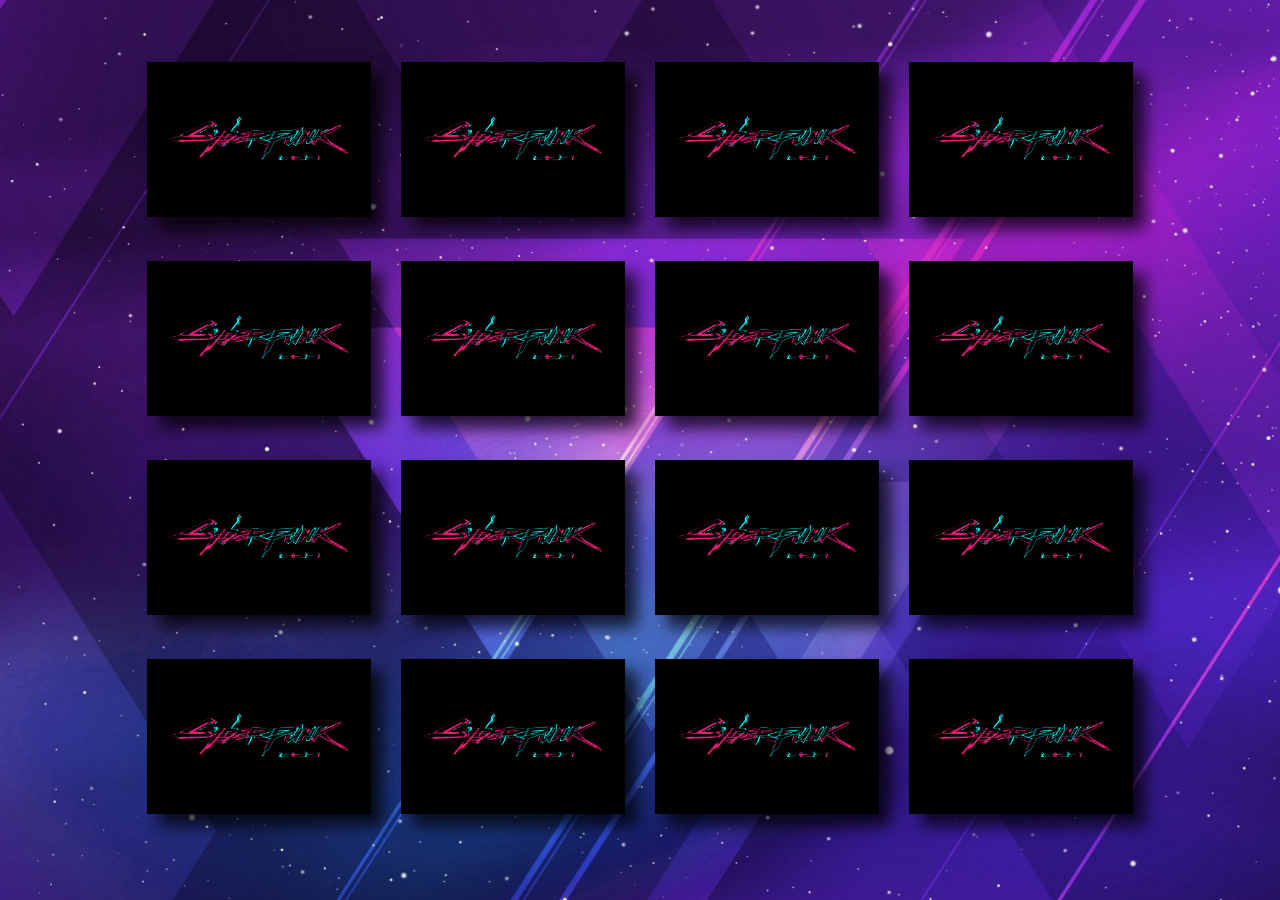
<file: Card Game (Java Script)/index.html>
<!DOCTYPE html>
<html lang="en">

<head>
  <meta charset="UTF-8">
  <meta http-equiv="X-UA-Compatible" content="IE=edge">
  <meta name="viewport" content="width=device-width, initial-scale=1.0">
  <title>Игра в пары</title>
  <link rel="stylesheet" href="style.css">

  <script defer src="main.js"></script>
</head>

<body>
  <div class="container">
    <ul class="list">
    </ul>
  </div>
</body>

</html>
</file>
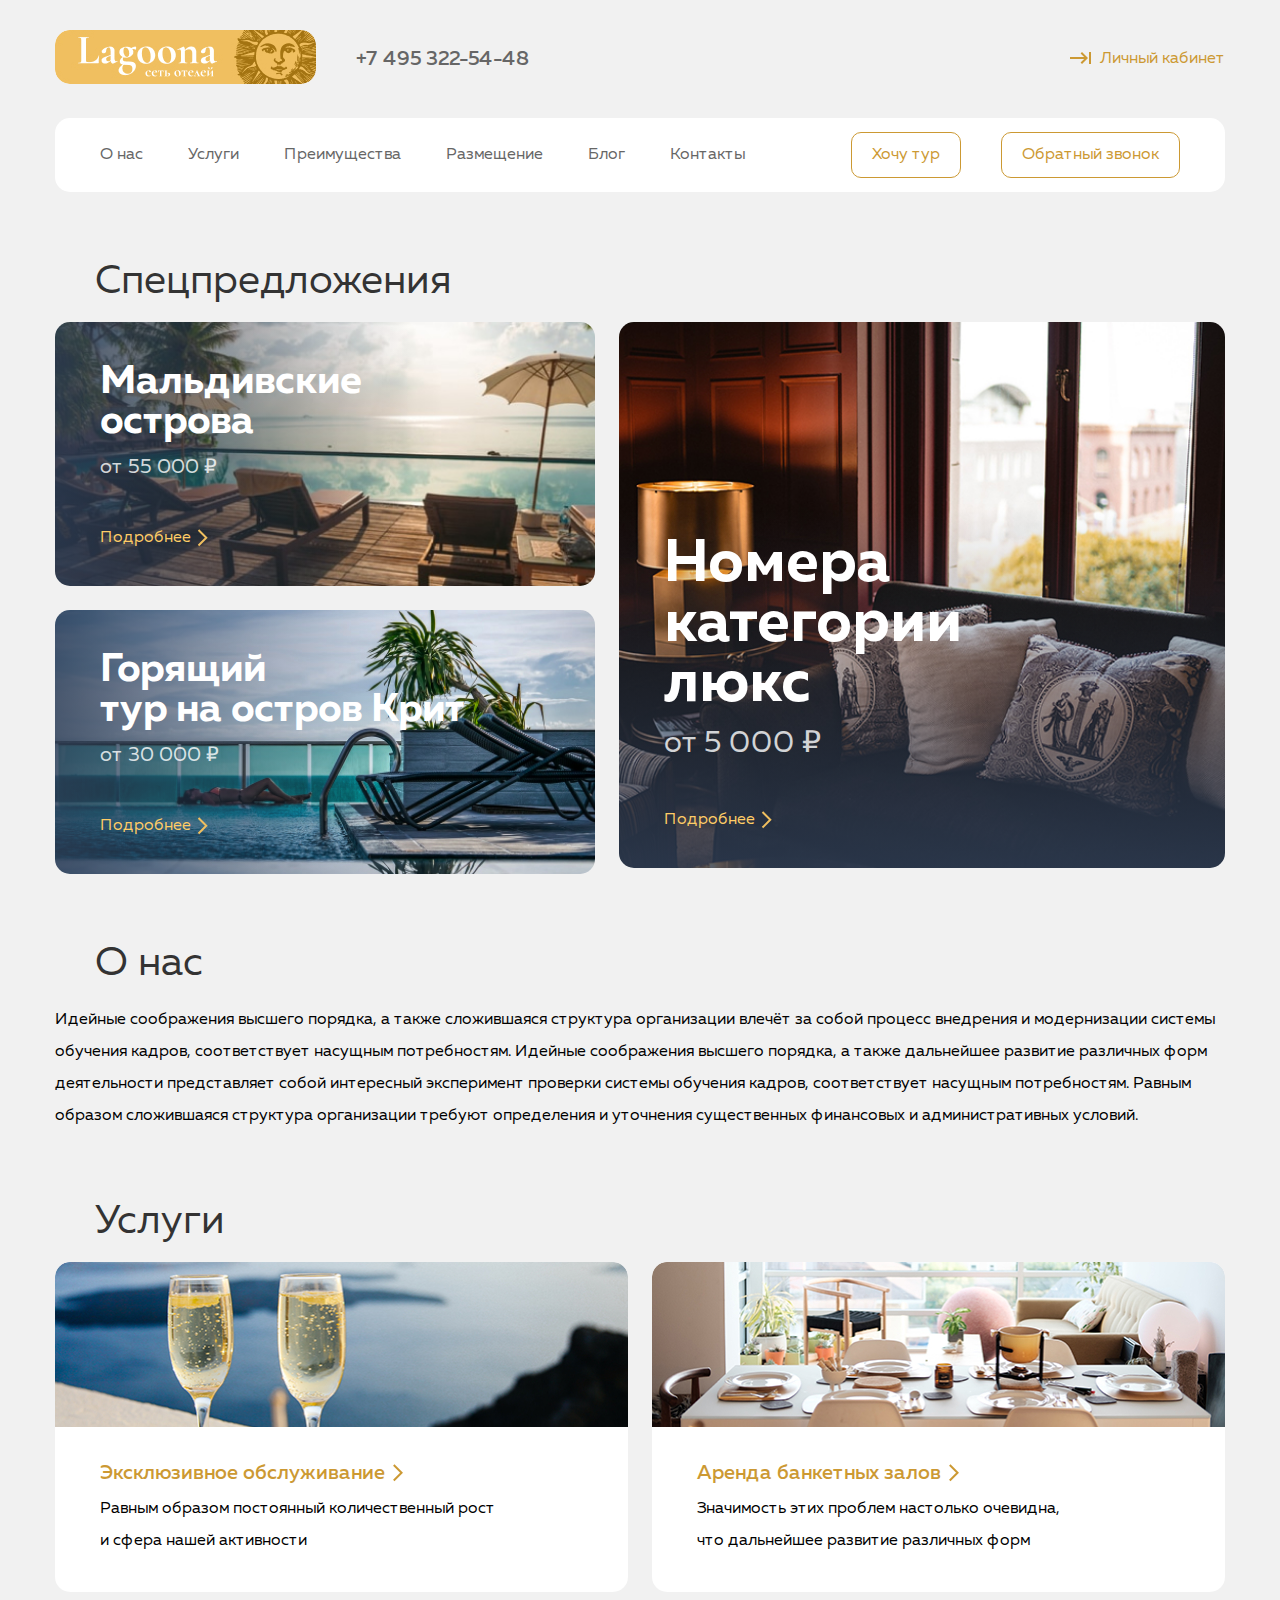
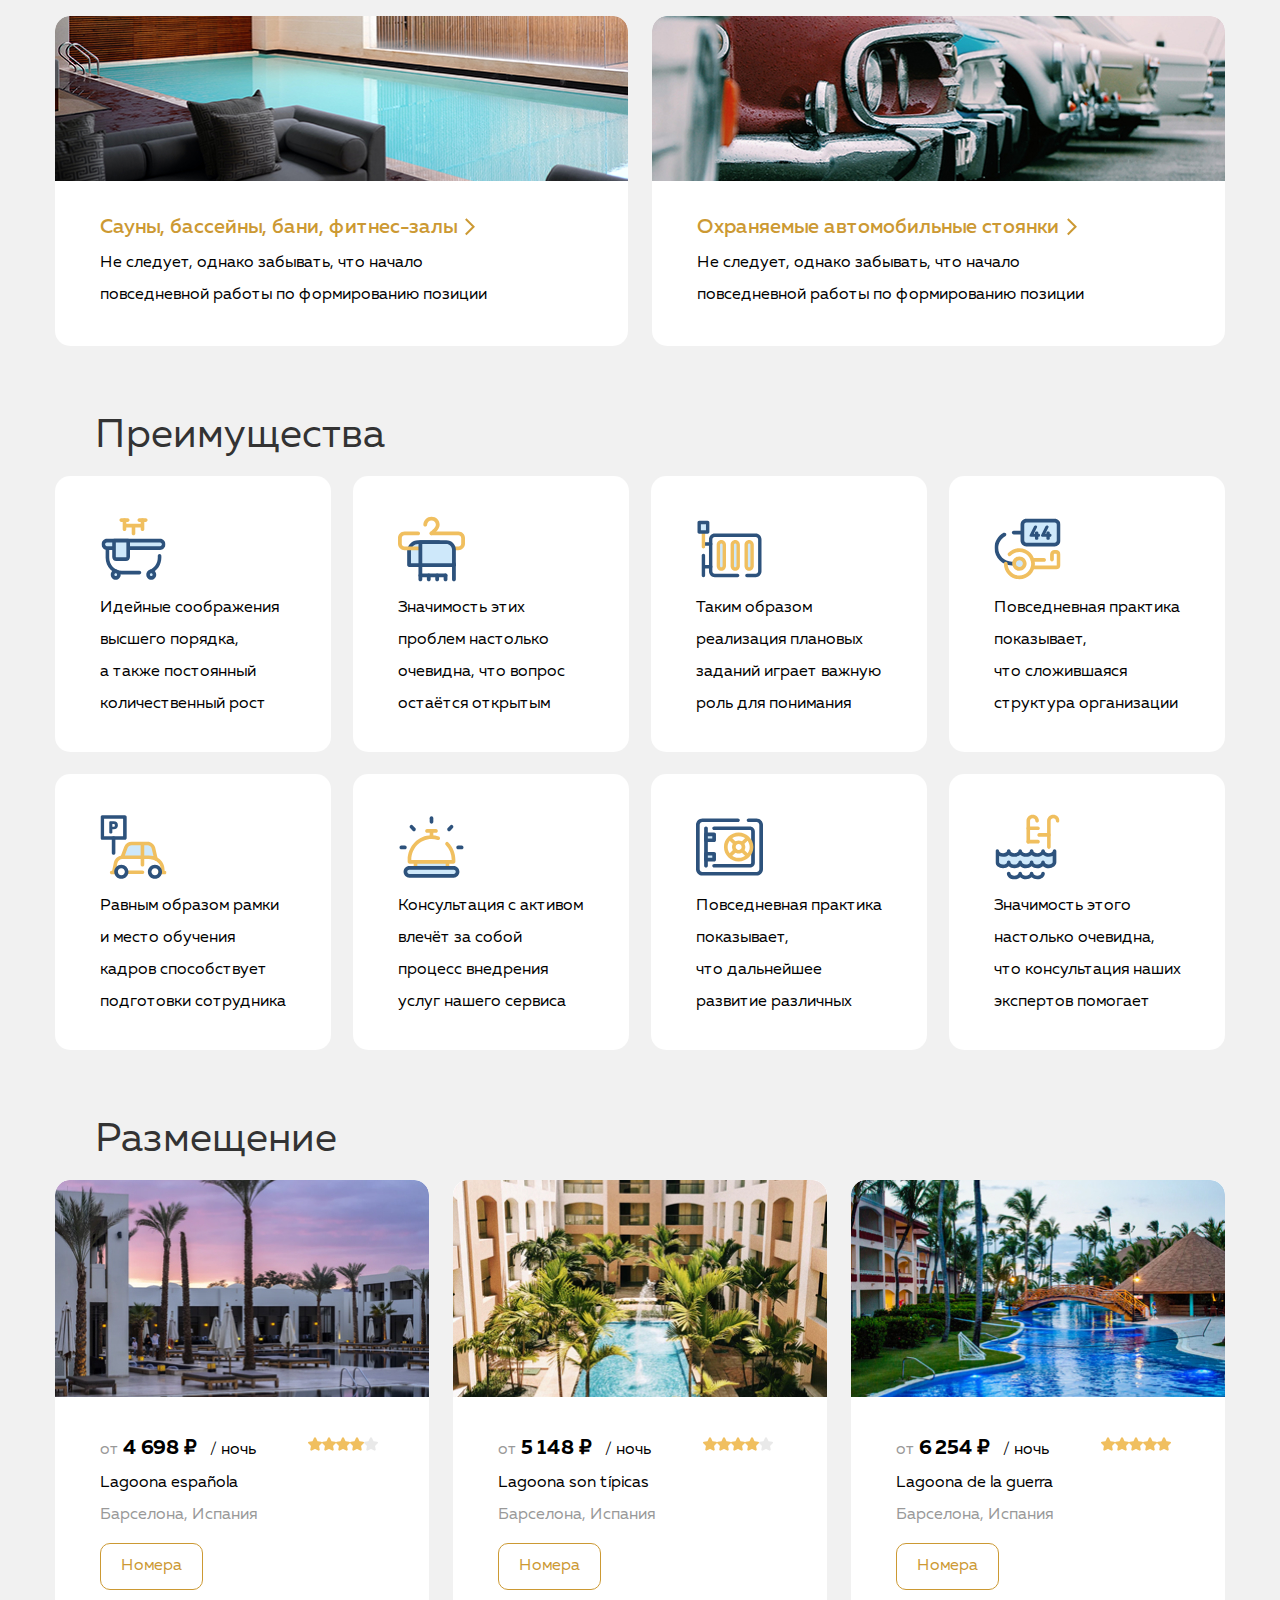
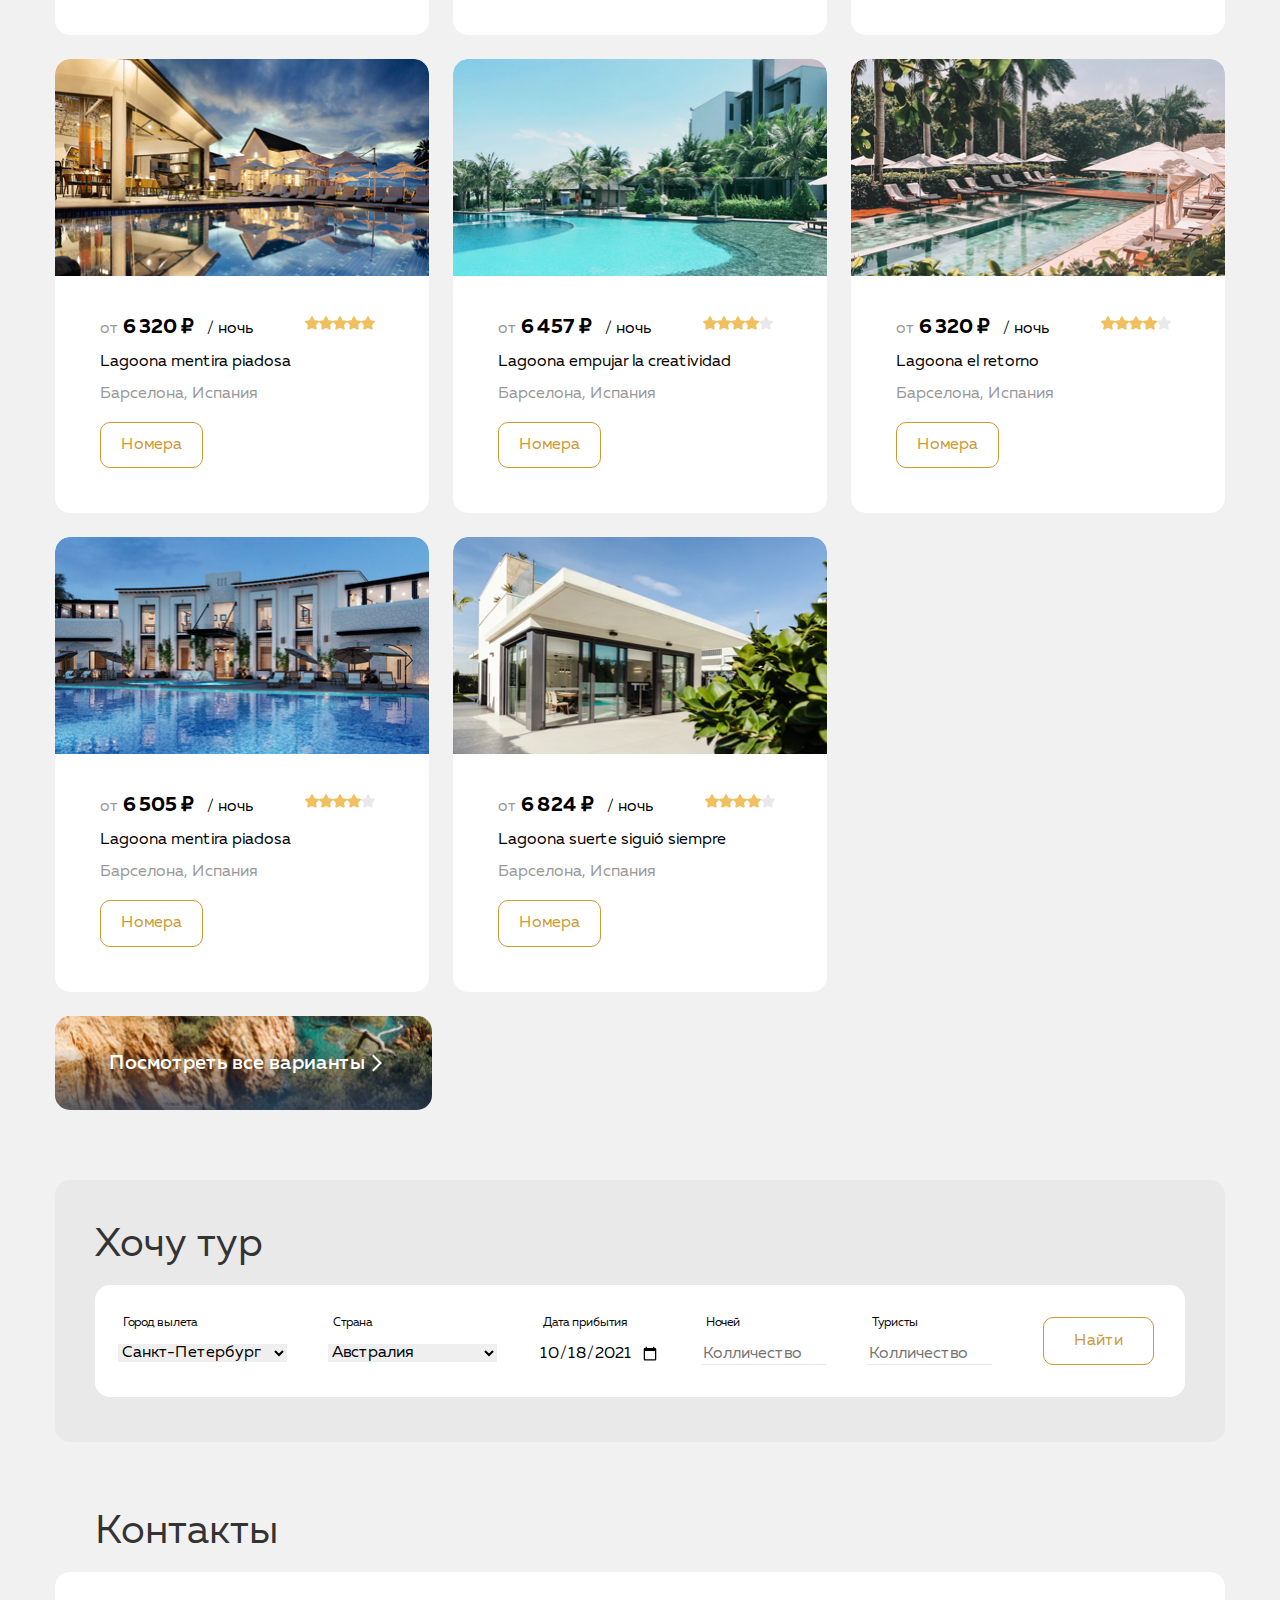
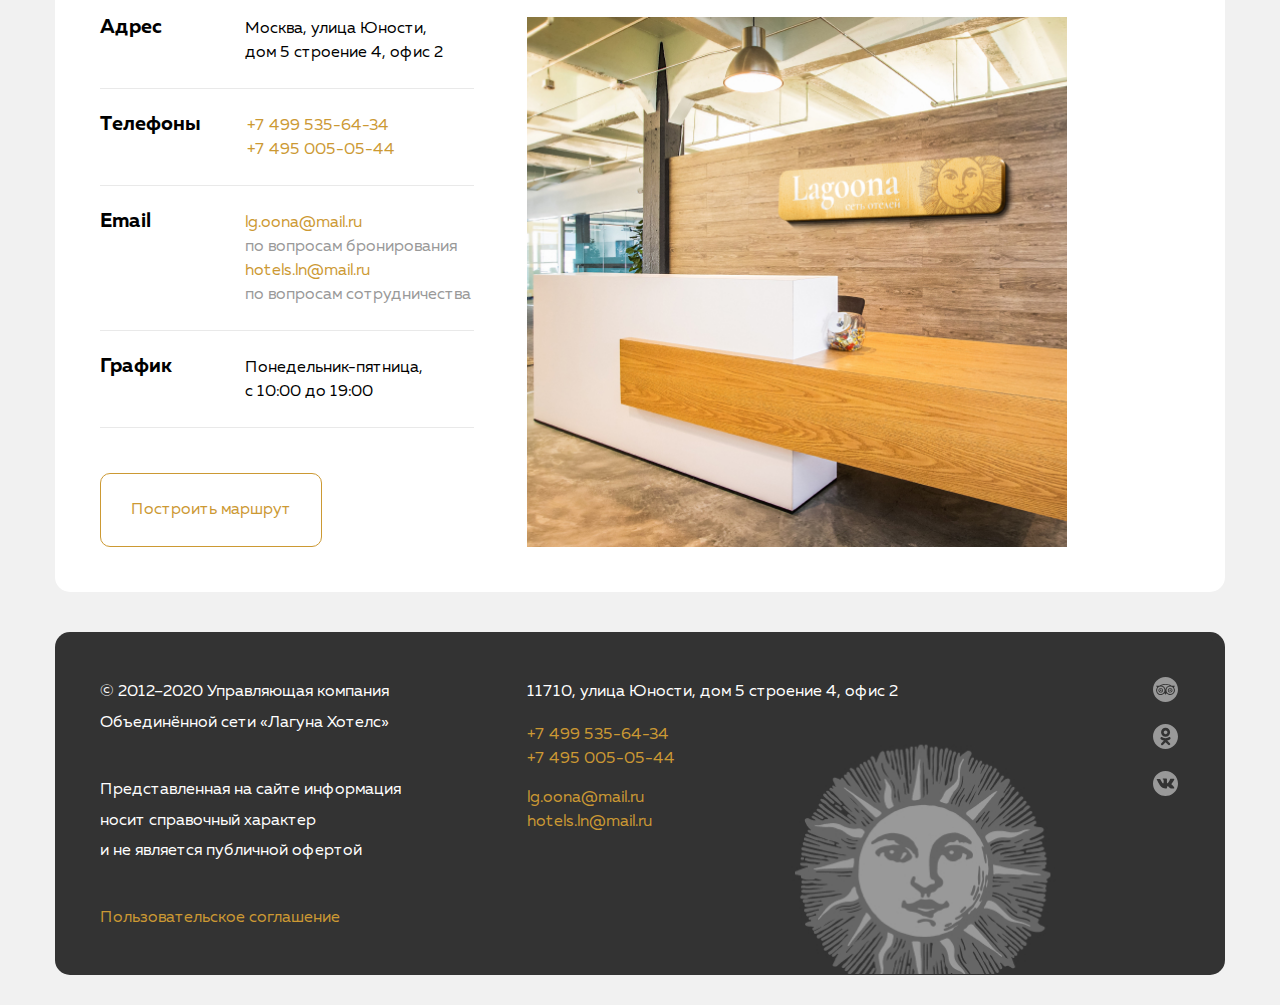
<file: Lagoona/index.html>
<!DOCTYPE html>
<html lang="ru">

<head>
  <meta charset="UTF-8">
  <meta http-equiv="X-UA-Compatible" content="IE=edge">
  <meta name="viewport" content="width=device-width, initial-scale=1.0">
  <title>Lagoona</title>
  <link rel="shortcut icon" type="image/ico" href="img/favicon.ico">
  <link rel="stylesheet" href="css/normalize.css">
  <link rel="stylesheet" href="css/style.css">
</head>

<body>
  <header class="header section-offset">
    <div class="container header-container">
      <div class="header-info">
        <a href="#" class="header-logo">
          <img src="img/logo.jpg" alt="logo" class="logo-img">
        </a>
        <a href="tel:+74953225448" class="header-telephone">+7 495 322-54-48</a>
        <a href="#" class="log-in">
          <svg class="log-in__arrow" width="21" height="12" viewBox="0 0 21 12" fill="none"
            xmlns="http://www.w3.org/2000/svg">
            <path d="M10.59 1.41L14.17 5H0V7H14.17L10.58 10.59L12 12L18 6L12 0L10.59 1.41ZM19 0V12H21V0H19Z" />
          </svg>
          <span>Личный кабинет</span>
        </a>
      </div>
      <nav class="header-nav">
        <ul class="header-list">
          <li class="header-items">
            <a href="#" class="header-link">О нас</a>
          </li>
          <li class="header-items">
            <a href="#" class="header-link">Услуги</a>
          </li>
          <li class="header-items">
            <a href="#" class="header-link">Преимущества</a>
          </li>
          <li class="header-items">
            <a href="#" class="header-link">Размещение</a>
          </li>
          <li class="header-items">
            <a href="#" class="header-link">Блог</a>
          </li>
          <li class="header-items">
            <a href="#" class="header-link">Контакты</a>
          </li>
        </ul>
        <div class="header-btns">
          <button class="btn header-btn">Хочу тур</button>
          <button class="btn header-btn">Обратный звонок</button>
        </div>
      </nav>
    </div>
  </header>
  <main class="main">
    <section class="offers section-offset">
      <div class="container">
        <h2 class="main-title">Спецпредложения</h2>
        <div class="offers-cards-cont">
          <div class="offers-cards">
            <article class="offers-card offers-card-1">
              <h3 class="card-title">Мальдивские острова</h3>
              <p class="card-price">от 55 000 ₽</p>
              <a href="#" class="more offers__more">
                <span class="more-item">Подробнее</span>
                <svg class="offer-more-arrow" width="11" height="18" viewBox="0 0 11 18" fill="none"
                  xmlns="http://www.w3.org/2000/svg">
                  <path d="M1.49998 1.00002L9.27815 8.7782L1.49998 16.5564" stroke="#F0BF5F" stroke-width="2" />
                </svg>
              </a>
            </article>
            <article class="offers-card offers-card-2">
              <h3 class="card-title">Горящий тур на остров Крит</h3>
              <p class="card-price">от 30 000 ₽</p>
              <a href="#" class="more offers__more">
                <span class="more-item">Подробнее</span>
                <svg class="offer-more-arrow" width="11" height="18" viewBox="0 0 11 18" fill="none"
                  xmlns="http://www.w3.org/2000/svg">
                  <path d="M1.49998 1.00002L9.27815 8.7782L1.49998 16.5564" stroke="#F0BF5F" stroke-width="2" />
                </svg>
              </a>
            </article>
          </div>
          <div class="offers-cards">
            <article class="offers-big-card">
              <h3 class="card-title big-card-title">Номера категории люкс</h3>
              <p class="card-price big-card-price">от 5 000 ₽</p>
              <a href="#" class="more offers__more">
                <span class="more-item">Подробнее</span>
                <svg class="offer-more-arrow" width="11" height="18" viewBox="0 0 11 18" fill="none"
                  xmlns="http://www.w3.org/2000/svg">
                  <path d="M1.49998 1.00002L9.27815 8.7782L1.49998 16.5564" stroke="#F0BF5F" stroke-width="2" />
                </svg>
              </a>
            </article>
          </div>
        </div>
      </div>
    </section>
    <section class="about-us section-offset">
      <div class="container">
        <h2 class="main-title">О нас</h2>
        <p class="about-us-content">
          Идейные соображения высшего порядка, а также сложившаяся структура организации влечёт за собой
          процесс внедрения и модернизации системы обучения кадров, соответствует насущным потребностям.
          Идейные соображения высшего порядка, а также дальнейшее развитие различных форм деятельности
          представляет собой интересный эксперимент проверки системы обучения кадров, соответствует насущным
          потребностям. Равным образом сложившаяся структура организации требуют определения и уточнения
          существенных финансовых
          и административных условий.
        </p>
      </div>
    </section>
    <section class="services section-offset">
      <div class="container services-container">
        <h2 class="main-title">Услуги</h2>
        <ul class="services-cards">
          <li class="services-card services-card-1">
            <h3 class="services-card-title">
              <a href="#" class="more services-more">
                <span class="more-item services__title">Эксклюзивное обслуживание</span>
                <svg class="services-more-arrow" width="10" height="18" viewBox="0 0 10 18" fill="none"
                  xmlns="http://www.w3.org/2000/svg">
                  <path d="M0.778175 1.00002L8.55635 8.7782L0.778175 16.5564" stroke-width="2" />
                </svg>
              </a>
            </h3>
            <p class="services-card-content">
              Равным образом постоянный количественный рост и сфера нашей активности
            </p>
          </li>
          <li class="services-card services-card-2">
            <h3 class="services-card-title">
              <a href="#" class="more services-more">
                <span class="more-item services__title">Аренда банкетных залов</span>
                <svg class="services-more-arrow" width="10" height="18" viewBox="0 0 10 18" fill="none"
                  xmlns="http://www.w3.org/2000/svg">
                  <path d="M0.778175 1.00002L8.55635 8.7782L0.778175 16.5564" stroke-width="2" />
                </svg>
              </a>
            </h3>
            <p class="services-card-content">
              Значимость этих проблем настолько очевидна, что дальнейшее развитие различных форм
            </p>
          </li>
          <li class="services-card services-card-3">
            <h3 class="services-card-title">
              <a href="#" class="more services-more">
                <span class="more-item services__title">Сауны, бассейны, бани, фитнес-залы</span>
                <svg class="services-more-arrow" width="10" height="18" viewBox="0 0 10 18" fill="none"
                  xmlns="http://www.w3.org/2000/svg">
                  <path d="M0.778175 1.00002L8.55635 8.7782L0.778175 16.5564" stroke-width="2" />
                </svg>
              </a>
            </h3>
            <p class="services-card-content">
              Не следует, однако забывать, что начало повседневной работы по формированию позиции
            </p>
          </li>
          <li class="services-card services-card-4">
            <h3 class="services-card-title">
              <a href="#" class="more services-more">
                <span class="more-item services__title">Охраняемые автомобильные стоянки</span>
                <svg class="services-more-arrow" width="10" height="18" viewBox="0 0 10 18" fill="none"
                  xmlns="http://www.w3.org/2000/svg">
                  <path d="M0.778175 1.00002L8.55635 8.7782L0.778175 16.5564" stroke-width="2" />
                </svg>
              </a>
            </h3>
            <p class="services-card-content">
              Не следует, однако забывать, что начало повседневной работы по формированию позиции
            </p>
          </li>
        </ul>
      </div>
    </section>
    <section class="advantages section-offset">
      <div class="container advantages-container">
        <h2 class="main-title">Преимущества</h2>
        <ul class="advantages-cards">
          <li class="advantages-card advantages-card-1">
            <p class="advantages-card-content">
              Идейные соображения высшего порядка,
              а также постоянный количественный рост
            </p>
          </li>
          <li class="advantages-card advantages-card-2">
            <p class="advantages-card-content">
              Значимость этих проблем настолько очевидна, что вопрос остаётся открытым
            </p>
          </li>
          <li class="advantages-card advantages-card-3">
            <p class="advantages-card-content">
              Таким образом реализация плановых заданий играет важную роль для понимания
            </p>
          </li>
          <li class="advantages-card advantages-card-4">
            <p class="advantages-card-content">
              Повседневная практика показывает, что сложившаяся структура организации
            </p>
          </li>
          <li class="advantages-card advantages-card-5">
            <p class="advantages-card-content">
              Равным образом рамки и место обучения кадров способствует подготовки сотрудника
            </p>
          </li>
          <li class="advantages-card advantages-card-6">
            <p class="advantages-card-content">
              Консультация с активом влечёт за собой процесс внедрения услуг нашего сервиса
            </p>
          </li>
          <li class="advantages-card advantages-card-7">
            <p class="advantages-card-content">
              Повседневная практика показывает, что дальнейшее развитие различных
            </p>
          </li>
          <li class="advantages-card advantages-card-8">
            <p class="advantages-card-content">
              Значимость этого настолько очевидна, что консультация наших экспертов помогает
            </p>
          </li>
        </ul>
      </div>
    </section>
    <section class="accommodation section-offset">
      <div class="container accommodation-container">
        <h2 class="main-title">Размещение</h2>
        <ul class="accommodation-cards">
          <li class="accommodation-card">
            <img src="img/hotel-1.jpg" alt="Lagoona española" class="accommodation-card-img">
            <article class="accommodation-card-info">
              <p class="accommotation-card-price">
                <span class="price"><span class="from">от</span> <strong class="price-number">4 698 ₽</strong> /
                  ночь</span>
                <span class="accommodation-card-estimate">
                  <img src="img/star.svg" alt="Оценка: 4 из 5" class="accommodation-star">
                  <img src="img/star.svg" alt="" class="accommodation-star">
                  <img src="img/star.svg" alt="" class="accommodation-star">
                  <img src="img/star.svg" alt="" class="accommodation-star">
                  <img src="img/empty-star.svg" alt="" class="accommodation-star">
                </span>
              </p>
              <h3 class="accommodation-card-content">Lagoona española</h3>
              <p class="accommodation-card-place">Барселона, Испания</p>
              <button class="btn accommodation-btn">Номера</button>
            </article>
          </li>
          <li class="accommodation-card">
            <img src="img/hotel-2.jpg" alt="Lagoona son típicas" class="accommodation-card-img">
            <article class="accommodation-card-info">
              <p class="accommotation-card-price">
                <span class="price"><span class="from">от</span> <strong class="price-number">5 148 ₽</strong> /
                  ночь</span>
                <span class="accommodation-card-estimate">
                  <img src="img/star.svg" alt="Оценка: 4 из 5" class="accommodation-star">
                  <img src="img/star.svg" alt="" class="accommodation-star">
                  <img src="img/star.svg" alt="" class="accommodation-star">
                  <img src="img/star.svg" alt="" class="accommodation-star">
                  <img src="img/empty-star.svg" alt="" class="accommodation-star">
                </span>
              </p>
              <h3 class="accommodation-card-content">Lagoona son típicas</h3>
              <p class="accommodation-card-place">Барселона, Испания</p>
              <button class="btn accommodation-btn">Номера</button>
            </article>
          </li>
          <li class="accommodation-card">
            <img src="img/hotel-3.jpg" alt="Lagoona de la guerra" class="accommodation-card-img">
            <article class="accommodation-card-info">
              <p class="accommotation-card-price">
                <span class="price"><span class="from">от</span> <strong class="price-number">6 254 ₽</strong> /
                  ночь</span>
                <span class="accommodation-card-estimate">
                  <img src="img/star.svg" alt="Оценка: 5 из 5" class="accommodation-star">
                  <img src="img/star.svg" alt="" class="accommodation-star">
                  <img src="img/star.svg" alt="" class="accommodation-star">
                  <img src="img/star.svg" alt="" class="accommodation-star">
                  <img src="img/star.svg" alt="" class="accommodation-star">
                </span>
              </p>
              <h3 class="accommodation-card-content">Lagoona de la guerra</h3>
              <p class="accommodation-card-place">Барселона, Испания</p>
              <button class="btn accommodation-btn">Номера</button>
            </article>
          </li>
          <li class="accommodation-card">
            <img src="img/hotel-4.jpg" alt="Lagoona mentira piadosa" class="accommodation-card-img">
            <article class="accommodation-card-info">
              <p class="accommotation-card-price">
                <span class="price"><span class="from">от</span> <strong class="price-number">6 320 ₽</strong> /
                  ночь</span>
                <span class="accommodation-card-estimate">
                  <img src="img/star.svg" alt="Оценка: 5 из 5" class="accommodation-star">
                  <img src="img/star.svg" alt="" class="accommodation-star">
                  <img src="img/star.svg" alt="" class="accommodation-star">
                  <img src="img/star.svg" alt="" class="accommodation-star">
                  <img src="img/star.svg" alt="" class="accommodation-star">
                </span>
              </p>
              <h3 class="accommodation-card-content">Lagoona mentira piadosa</h3>
              <p class="accommodation-card-place">Барселона, Испания</p>
              <button class="btn accommodation-btn">Номера</button>
            </article>
          </li>
          <li class="accommodation-card">
            <img src="img/hotel-5.jpg" alt="Lagoona empujar la creatividad" class="accommodation-card-img">
            <article class="accommodation-card-info">
              <p class="accommotation-card-price">
                <span class="price"><span class="from">от</span> <strong class="price-number">6 457 ₽</strong> /
                  ночь</span>
                <span class="accommodation-card-estimate">
                  <img src="img/star.svg" alt="Оценка: 4 из 5" class="accommodation-star">
                  <img src="img/star.svg" alt="" class="accommodation-star">
                  <img src="img/star.svg" alt="" class="accommodation-star">
                  <img src="img/star.svg" alt="" class="accommodation-star">
                  <img src="img/empty-star.svg" alt="" class="accommodation-star">
                </span>
              </p>
              <h3 class="accommodation-card-content">Lagoona empujar la creatividad</h3>
              <p class="accommodation-card-place">Барселона, Испания</p>
              <button class="btn accommodation-btn">Номера</button>
            </article>
          </li>
          <li class="accommodation-card">
            <img src="img/hotel-6.jpg" alt="Lagoona el retorno" class="accommodation-card-img">
            <article class="accommodation-card-info">
              <p class="accommotation-card-price">
                <span class="price"><span class="from">от</span> <strong class="price-number">6 320 ₽</strong> /
                  ночь</span>
                <span class="accommodation-card-estimate">
                  <img src="img/star.svg" alt="Оценка: 4 из 5" class="accommodation-star">
                  <img src="img/star.svg" alt="" class="accommodation-star">
                  <img src="img/star.svg" alt="" class="accommodation-star">
                  <img src="img/star.svg" alt="" class="accommodation-star">
                  <img src="img/empty-star.svg" alt="" class="accommodation-star">
                </span>
              </p>
              <h3 class="accommodation-card-content">Lagoona el retorno</h3>
              <p class="accommodation-card-place">Барселона, Испания</p>
              <button class="btn accommodation-btn">Номера</button>
            </article>
          </li>
          <li class="accommodation-card">
            <img src="img/hotel-7.jpg" alt="Lagoona mentira piadosa" class="accommodation-card-img">
            <article class="accommodation-card-info">
              <p class="accommotation-card-price">
                <span class="price"><span class="from">от</span> <strong class="price-number">6 505 ₽</strong> /
                  ночь</span>
                <span class="accommodation-card-estimate">
                  <img src="img/star.svg" alt="Оценка: 4 из 5" class="accommodation-star">
                  <img src="img/star.svg" alt="" class="accommodation-star">
                  <img src="img/star.svg" alt="" class="accommodation-star">
                  <img src="img/star.svg" alt="" class="accommodation-star">
                  <img src="img/empty-star.svg" alt="" class="accommodation-star">
                </span>
              </p>
              <h3 class="accommodation-card-content">Lagoona mentira piadosa</h3>
              <p class="accommodation-card-place">Барселона, Испания</p>
              <button class="btn accommodation-btn">Номера</button>
            </article>
          </li>
          <li class="accommodation-card">
            <img src="img/hotel-8.jpg" alt="Lagoona suerte siguió siempre" class="accommodation-card-img">
            <article class="accommodation-card-info">
              <p class="accommotation-card-price">
                <span class="price"><span class="from">от</span> <strong class="price-number">6 824 ₽</strong> /
                  ночь</span>
                <span class="accommodation-card-estimate">
                  <img src="img/star.svg" alt="Оценка: 4 из 5" class="accommodation-star">
                  <img src="img/star.svg" alt="" class="accommodation-star">
                  <img src="img/star.svg" alt="" class="accommodation-star">
                  <img src="img/star.svg" alt="" class="accommodation-star">
                  <img src="img/empty-star.svg" alt="" class="accommodation-star">
                </span>
              </p>
              <h3 class="accommodation-card-content">Lagoona suerte siguió siempre</h3>
              <p class="accommodation-card-place">Барселона, Испания</p>
              <button class="btn accommodation-btn">Номера</button>
            </article>
          </li>
          <li class="accommodation-card accommodation-card-more">
            <a href="#" class="more accommodation-more">
              <span class="more-item more-item-white">Посмотреть все варианты</span>
              <svg class="accommodation-more-arrow" width="10" height="18" viewBox="0 0 10 18" fill="none"
                xmlns="http://www.w3.org/2000/svg">
                <path d="M0.778175 1.22183L8.55635 9L0.778175 16.7782" stroke-width="2" />
              </svg>
            </a>
          </li>
        </ul>
      </div>
    </section>
    <section class="find-tour section-offset">
      <div class="container">
        <div class="find-tour-wrapper">
          <h2 class="main-title find-tour-main-title">Хочу тур</h2>
          <form action="https://jsonplaceholder.typicode.com/posts" method="POST" class="find-tour-form">
            <ul class="find-tour-list">
              <li class="find-tour-item">
                <h3 class="find-tour-info">Город вылета</h3>
                <select class="find-tour-select" name="city">
                  <option value="Санкт-Петербург">Санкт-Петербург</option>
                </select>
              </li>
              <li class="find-tour-item">
                <h3 class="find-tour-info">Страна</h3>
                <select class="find-tour-select" name="country">
                  <option value="Австралия">Австралия</option>
                </select>
              </li>
              <li class="find-tour-item">
                <h3 class="find-tour-info">Дата прибытия</h3>
                <input type="date" name="date" class="find-tour-input" value="2021-10-18">
              </li>
              <li class="find-tour-item">
                <h4 class="find-tour-info">Ночей</h4>
                <input type="number" name="num-of-nights" min="1" class="find-tour-input find-tour-num"
                  placeholder="Колличество">
              </li>
              <li class="find-tour-item">
                <h3 class="find-tour-info">Туристы</h3>
                <input type="number" name="num-of-tourists" min="1" class="find-tour-input find-tour-num"
                  placeholder="Колличество" required>
              </li>
            </ul>
            <button class="btn find-tour-btn">Найти</button>
          </form>
        </div>
      </div>
    </section>
    <section class="contacts">
      <div class="container">
        <h2 class="main-title">Контакты</h2>
        <div class="contacts-wrapper">
          <div class="contacts-left">
            <address class="contacts-address">
              <ul class="contacts-list">
                <li class="contacts-item">
                  <h3 class="contacts-address-title">Адрес</h3>
                  <p class="contacts-address-info">Москва, улица Юности, дом 5 строение 4, офис 2</p>
                </li>
                <li class="contacts-item">
                  <h3 class="contacts-address-title">Телефоны</h3>
                  <div class="contacts-tel-email">
                    <a href="tel:+74995356434" class="contacts-tel-link">+7 499 535-64-34</a>
                    <a href="tel:+74950050544" class="contacts-tel-link">+7 495 005-05-44</a>
                  </div>
                </li>
                <li class="contacts-item">
                  <h3 class="contacts-address-title">Email</h3>
                  <div class="contacts-tel-email">
                    <a href="email:lg.oona@mail.ru" class="contacts-email-link">lg.oona@mail.ru</a>
                    <span class="contacts-address-email-info">по вопросам бронирования</span>
                    <a href="email:hotels.ln@mail.ru" class="contacts-email-link">hotels.ln@mail.ru</a>
                    <span class="contacts-address-email-info">по вопросам сотрудничества</span>
                  </div>
                </li>
                <li class="contacts-item">
                  <h3 class="contacts-address-title">График</h3>
                  <p class="contacts-address-info">Понедельник-пятница, с 10:00 до 19:00</p>
                </li>
              </ul>
              <button class="btn contacts-btn">Построить маршрут</button>
            </address>
          </div>
          <div class="contacts-right">
          </div>
        </div>
      </div>
    </section>
  </main>
  <footer class="footer">
    <div class="container">
      <div class="footer-wrapper">
        <div class="footer-info">
          <p class="footer-content footer-copy">
            &copy; 2012–2020 Управляющая компания Объединённой сети «Лагуна Хотелс»
          </p>
          <p class="footer-content footer-caution">
            Представленная на сайте информация носит справочный характер и не является
            публичной офертой
          </p>
          <a href="#" class="footer-link">Пользовательское соглашение</a>
        </div>
        <address class="footer-address">
          <ul class="footer-list">
            <li class="footer-item footer-content">11710, улица Юности, дом 5 строение 4, офис 2</li>
            <li class="footer-item">
              <div class="contacts-tel-email footer-contacts-tel-email">
                <a href="tel:+74995356434" class="contacts-tel-link">+7 499 535-64-34</a>
                <a href="tel:+74950050544" class="contacts-tel-link">+7 495 005-05-44</a>
              </div>
            </li>
            <li class="footer-item">
              <div class="contacts-tel-email footer-contacts-tel-email">
                <a href="email:lg.oona@mail.ru" class="contacts-email-link">lg.oona@mail.ru</a>
                <a href="email:hotels.ln@mail.ru" class="contacts-email-link">hotels.ln@mail.ru</a>
              </div>
            </li>
          </ul>
        </address>
        <div class="social-media">
          <a href="#" class="social-media-link social-media-visor">
            <svg class="social__media-fill" width="25" height="25" viewBox="0 0 25 25" fill="none"
              xmlns="http://www.w3.org/2000/svg">
              <path
                d="M17.1779 11.7844C16.3343 11.7844 15.6441 12.449 15.6441 13.2926C15.6441 14.1362 16.3343 14.8263 17.1523 14.8263C17.9959 14.8263 18.6605 14.1362 18.6605 13.3182C18.6861 12.449 18.0214 11.7844 17.1779 11.7844ZM17.1779 14.0595C16.7433 14.0595 16.411 13.7272 16.411 13.2926C16.411 12.858 16.7433 12.5257 17.1779 12.5257C17.6124 12.5257 17.9447 12.8836 17.9447 13.2926C17.9447 13.7272 17.5869 14.0595 17.1779 14.0595Z" />
              <path
                d="M7.7965 9.58598C5.77707 9.56042 4.01327 11.2475 4.06439 13.3948C4.08996 15.3886 5.75151 17.1013 7.84762 17.0757C9.89261 17.0502 11.5542 15.3886 11.5542 13.3436C11.5542 11.2731 9.89261 9.58598 7.7965 9.58598ZM7.84762 15.6187C6.49282 15.6698 5.39364 14.5962 5.39364 13.2925C5.39364 11.9633 6.49282 10.9408 7.71981 10.9663C8.99793 10.9663 10.046 11.9888 10.046 13.2925C10.0715 14.5962 9.04905 15.5676 7.84762 15.6187Z" />
              <path
                d="M12.5 0C5.59815 0 0 5.59815 0 12.5C0 19.4018 5.59815 25 12.5 25C19.4018 25 25 19.4018 25 12.5C25 5.59815 19.4018 0 12.5 0ZM19.683 17.3568C18.9161 17.8425 18.0726 18.0726 17.1779 18.0726C16.7945 18.0726 16.411 18.0215 16.0532 17.9192C15.1585 17.6891 14.3916 17.229 13.7525 16.5644C13.6759 16.4877 13.5992 16.3855 13.4969 16.2832C13.1646 16.7945 12.8323 17.2801 12.5 17.7914C12.1677 17.2801 11.8354 16.7945 11.5031 16.3088C11.4775 16.3088 11.4775 16.3343 11.4775 16.3343L11.4519 16.3599C10.6851 17.2801 9.71369 17.817 8.53782 18.0215C7.8732 18.1237 7.23414 18.0981 6.59509 17.9192C5.7004 17.6636 4.93353 17.2035 4.29447 16.4877C3.68098 15.7975 3.3231 15.0051 3.16973 14.0849C3.01636 13.2413 3.19529 12.4233 3.24642 12.2188C3.39979 11.6309 3.62985 11.1196 3.98773 10.6339C4.01329 10.6084 4.01329 10.5317 4.01329 10.5061C3.88548 9.99488 3.62985 9.53475 3.34867 9.07463C3.27198 8.97238 3.19529 8.87013 3.11861 8.74232V8.71676C3.14417 8.71676 3.14417 8.71676 3.16973 8.71676C4.11554 8.71676 5.06134 8.71676 6.00715 8.71676C6.05828 8.71676 6.08384 8.6912 6.13496 8.66564C6.79958 8.23108 7.51533 7.89876 8.25664 7.64314C8.79345 7.4642 9.33026 7.31083 9.89263 7.20858C10.4294 7.10633 10.9662 7.02964 11.5286 7.00408C12.8579 6.90183 13.9315 7.02964 14.6472 7.13189C15.184 7.20858 15.6953 7.33639 16.2065 7.48977C17.1012 7.77095 17.9192 8.15439 18.7116 8.64007C18.7628 8.66564 18.8394 8.6912 18.9161 8.6912C19.8364 8.6912 20.7566 8.6912 21.6769 8.6912C21.7536 8.6912 21.8302 8.6912 21.9069 8.6912C21.9069 8.71676 21.9069 8.71676 21.9069 8.71676C21.8558 8.79345 21.8302 8.84457 21.7791 8.92126C21.4724 9.40694 21.1912 9.89263 21.0378 10.455C21.0122 10.5061 21.0122 10.5572 21.0634 10.6339C21.8814 11.8098 22.137 13.1135 21.8047 14.5194C21.4468 15.7208 20.7566 16.6667 19.683 17.3568Z" />
              <path
                d="M7.71982 11.7844C6.90182 11.7844 6.21164 12.4746 6.21164 13.2926C6.21164 14.1362 6.90182 14.8008 7.74538 14.8008C8.56338 14.8008 9.25356 14.1106 9.25356 13.267C9.25356 12.449 8.58894 11.7844 7.71982 11.7844ZM7.74538 14.085C7.31082 14.085 6.95295 13.7527 6.95295 13.2926C6.95295 12.858 7.28526 12.5257 7.71982 12.5257C8.15438 12.5257 8.48669 12.858 8.51225 13.2926C8.53781 13.7272 8.17994 14.0595 7.74538 14.085Z" />
              <path
                d="M17.1012 9.61152C15.0562 9.66264 13.4458 11.2986 13.4202 13.3436C13.4202 15.4142 15.1073 17.1268 17.1779 17.1013C19.2484 17.1013 20.9356 15.4397 20.9356 13.3436C20.9356 11.1964 19.1718 9.56039 17.1012 9.61152ZM17.2801 15.6187C15.9253 15.6698 14.8517 14.5962 14.8517 13.2925C14.8517 11.9633 15.9509 10.9408 17.1779 10.9663C18.456 10.9663 19.5041 11.9888 19.5041 13.2925C19.5041 14.5706 18.4816 15.5675 17.2801 15.6187Z" />
              <path
                d="M13.9826 9.86723C14.8006 9.10035 15.7975 8.71692 16.9223 8.61467C15.593 8.02674 14.1871 7.77111 12.73 7.74555C11.094 7.71999 9.48361 7.95005 7.97543 8.58911C9.12574 8.6658 10.1227 9.04923 10.9662 9.8161C11.8098 10.583 12.2955 11.5543 12.4744 12.6791C12.6789 11.5799 13.1646 10.6341 13.9826 9.86723Z" />
            </svg>
          </a>
          <a href="#" class="social-media-link social-media-odn">
            <svg class="social__media-fill" width="25" height="25" viewBox="0 0 25 25" fill="none"
              xmlns="http://www.w3.org/2000/svg">
              <path
                d="M10.7106 8.32552C10.7106 9.35607 11.546 10.1916 12.5766 10.1916C13.6071 10.1916 14.4426 9.35607 14.4426 8.32552C14.4426 7.29496 13.6071 6.4595 12.5766 6.4595C11.546 6.4595 10.7106 7.29496 10.7106 8.32552Z" />
              <path fill-rule="evenodd" clip-rule="evenodd"
                d="M12.5 25C19.4036 25 25 19.4036 25 12.5C25 5.59644 19.4036 0 12.5 0C5.59644 0 0 5.59644 0 12.5C0 19.4036 5.59644 25 12.5 25ZM8.06251 8.32546C8.06251 5.83243 10.0835 3.81137 12.5766 3.81137C15.0697 3.81137 17.0907 5.83243 17.0907 8.32546C17.0907 10.8185 15.0697 12.8397 12.5766 12.8397C10.0835 12.8397 8.06251 10.8185 8.06251 8.32546ZM17.1176 15.1617C17.0604 15.2076 15.9774 16.0634 14.1702 16.4316L16.8981 19.1351C17.3778 19.6141 17.3784 20.3912 16.8994 20.8709C16.4205 21.3506 15.6435 21.3514 15.1636 20.8723L12.5153 18.2933L10.1099 20.8557C9.86912 21.1055 9.54789 21.2311 9.22631 21.2311C8.91959 21.2311 8.61261 21.117 8.37443 20.8873C7.88644 20.4168 7.8723 19.6398 8.34283 19.1518L10.932 16.4459C9.07424 16.0864 7.94659 15.2083 7.88852 15.1617C7.3597 14.7376 7.27476 13.9651 7.69885 13.4362C8.12288 12.9074 8.8953 12.8225 9.42424 13.2465C9.4354 13.2556 10.6149 14.1416 12.5153 14.1429C14.4157 14.1416 15.5707 13.2556 15.5819 13.2465C16.1109 12.8225 16.8833 12.9074 17.3073 13.4362C17.7314 13.9651 17.6464 14.7376 17.1176 15.1617Z" />
            </svg>
          </a>
          <a href="#" class="social-media-link social-media-vk">
            <svg class="social__media-fill" width="25" height="25" viewBox="0 0 25 25" fill="none"
              xmlns="http://www.w3.org/2000/svg">
              <path
                d="M12.5 0C5.59815 0 0 5.59815 0 12.5C0 19.4018 5.59815 25 12.5 25C19.4018 25 25 19.4018 25 12.5C25 5.59815 19.4018 0 12.5 0ZM18.8394 13.8548C19.4274 14.4172 20.0409 14.954 20.5521 15.593C20.7822 15.8742 21.0122 16.1554 21.1656 16.4877C21.3957 16.9478 21.1912 17.4591 20.7822 17.4846H18.226C17.5613 17.5358 17.0501 17.2801 16.59 16.82C16.2321 16.4622 15.8998 16.0787 15.5675 15.6953C15.4397 15.5419 15.2863 15.3885 15.1073 15.2863C14.7495 15.0562 14.4427 15.1329 14.2638 15.4908C14.0593 15.8742 14.0082 16.2832 13.9826 16.6922C13.957 17.3057 13.7781 17.4591 13.1646 17.4846C11.8609 17.5358 10.6339 17.3568 9.50919 16.6922C8.51226 16.1043 7.71983 15.3118 7.05521 14.3916C5.72597 12.6022 4.72903 10.6339 3.80879 8.61451C3.60429 8.15439 3.75767 7.92433 4.26891 7.89876C5.11247 7.8732 5.93046 7.8732 6.77402 7.89876C7.10633 7.89876 7.33639 8.10326 7.46421 8.41001C7.92433 9.50919 8.46114 10.5828 9.15132 11.5542C9.33026 11.8098 9.53475 12.0654 9.79038 12.2699C10.0971 12.4744 10.3016 12.3977 10.455 12.0654C10.5317 11.8609 10.5828 11.6309 10.6084 11.4008C10.6851 10.6339 10.6851 9.86707 10.5572 9.10019C10.4806 8.58895 10.2249 8.2822 9.73925 8.17995C9.48363 8.12883 9.53476 8.05214 9.637 7.89876C9.8415 7.6687 10.046 7.51533 10.4294 7.51533H13.318C13.7781 7.61758 13.8804 7.79652 13.9315 8.25664V11.4775C13.9315 11.6564 14.0082 12.1932 14.3405 12.2955C14.5961 12.3722 14.775 12.1677 14.9284 12.0143C15.6186 11.273 16.1043 10.4039 16.5644 9.50919C16.7689 9.10019 16.9223 8.6912 17.1012 8.2822C17.229 7.97545 17.408 7.82208 17.7658 7.82208H20.5521C20.6288 7.82208 20.7055 7.82208 20.8078 7.84764C21.2679 7.92433 21.3957 8.12883 21.2679 8.58895C21.0378 9.30469 20.6033 9.91819 20.1687 10.5061C19.7086 11.1452 19.1973 11.7587 18.7372 12.4233C18.2771 13.0368 18.3026 13.3435 18.8394 13.8548Z" />
            </svg>
          </a>
        </div>
      </div>
    </div>
  </footer>
</body>

</html>
</file>
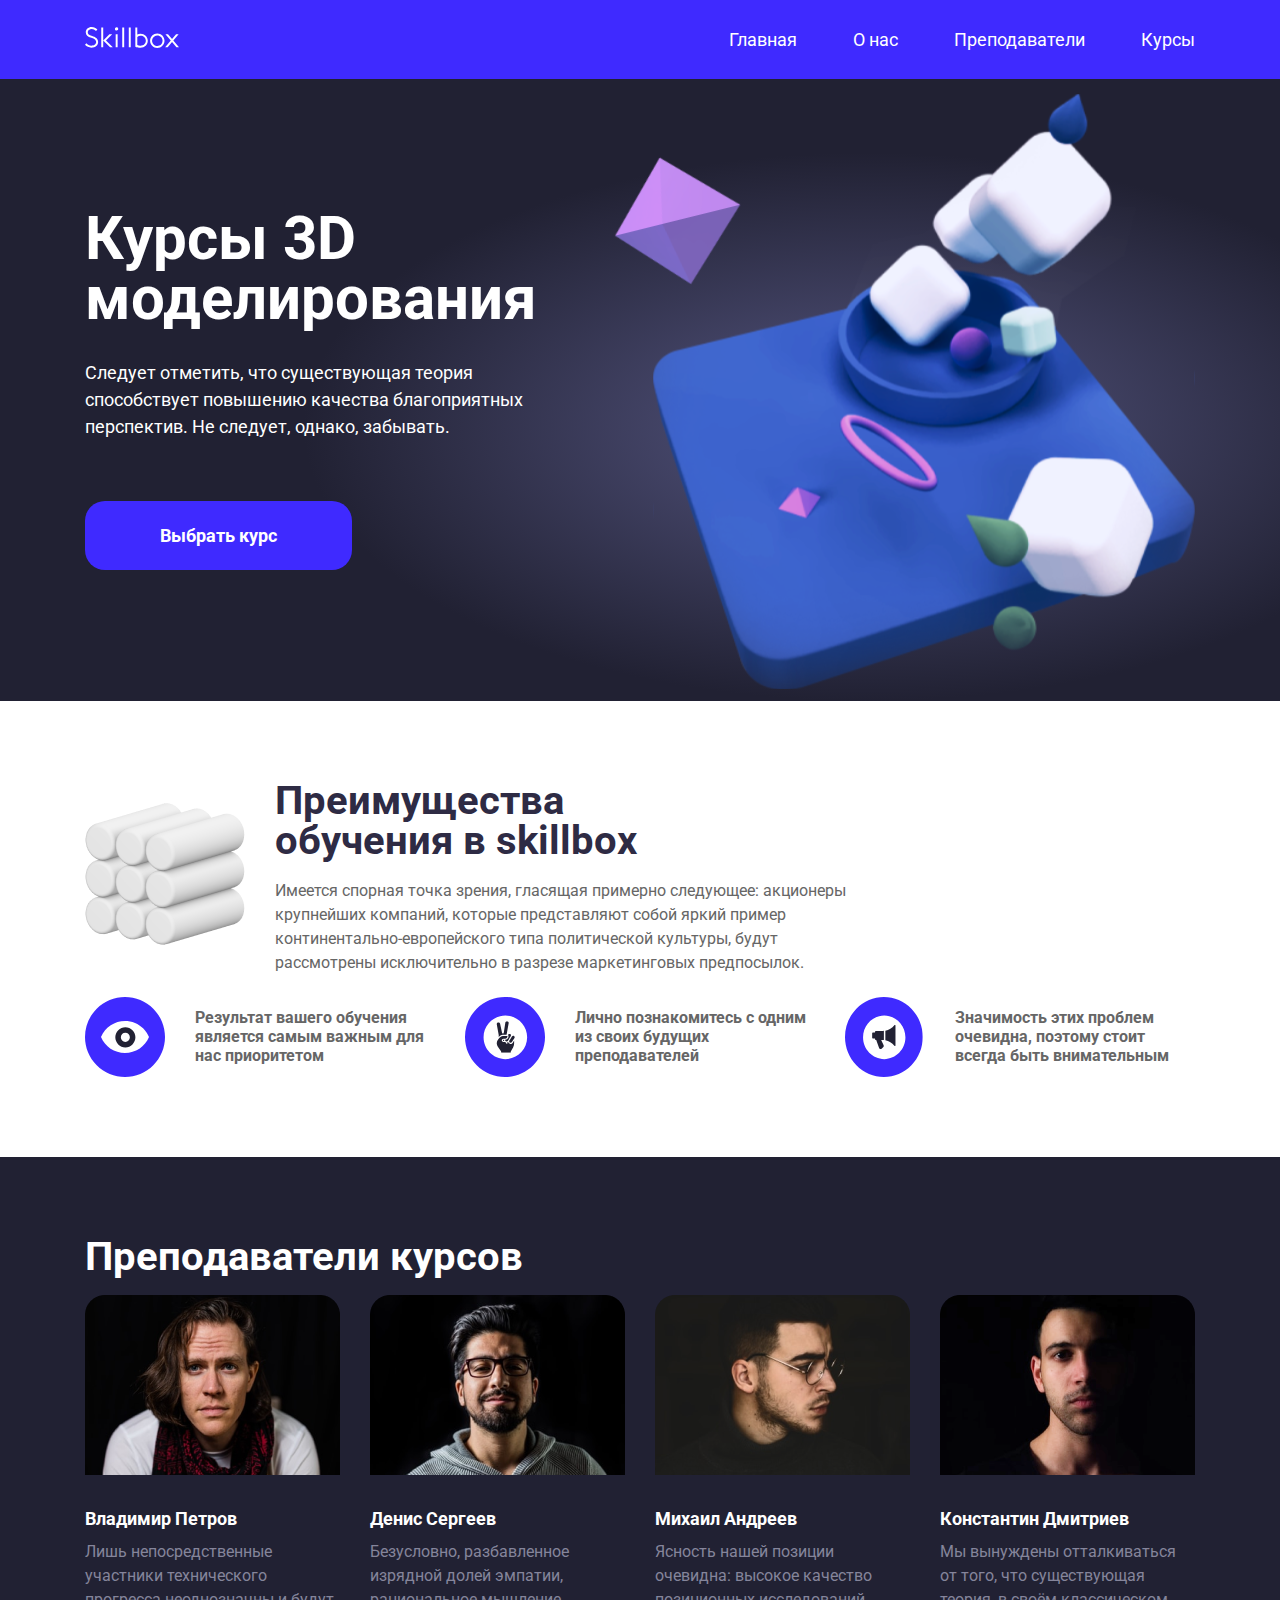
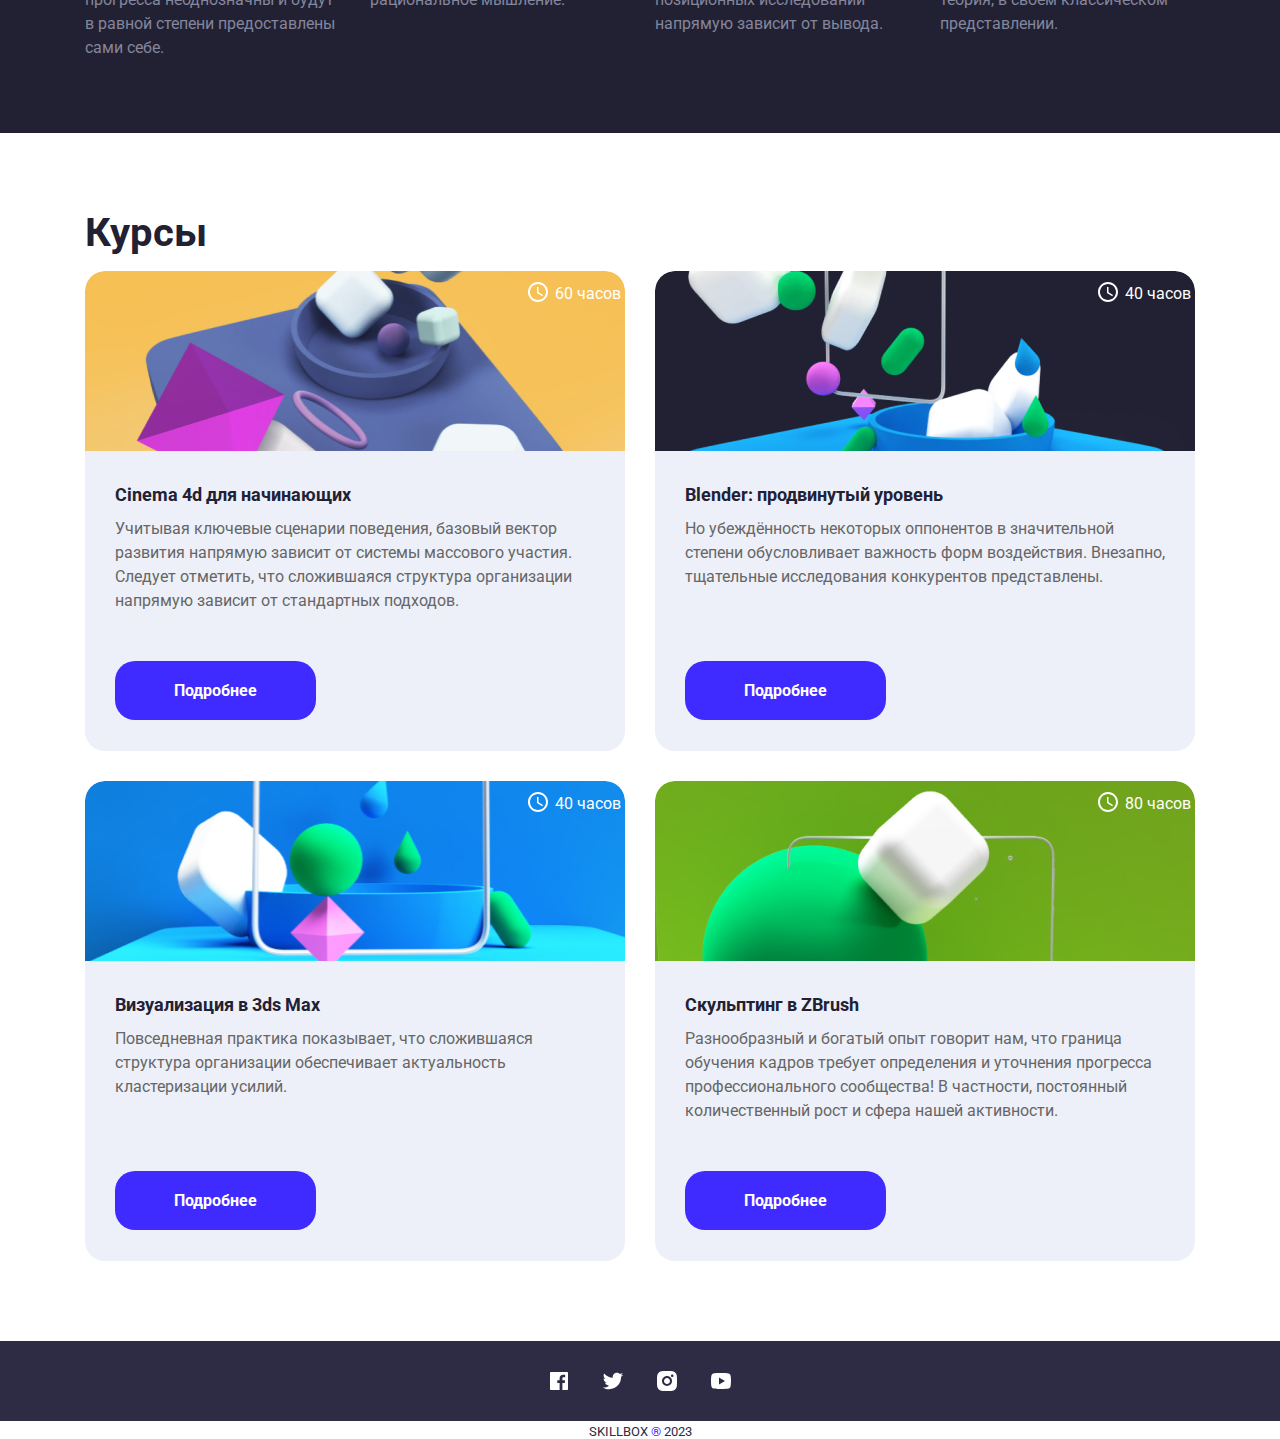
<file: Skillbox courses/index.html>
<!DOCTYPE html>
<html lang="en">

<head>
  <meta charset="UTF-8">
  <meta name="viewport" content="width=device-width, initial-scale=1.0">
  <title>Курсы 3D моделирования</title>
  <link rel="shortcut icon" type="image/ico" href="img/favicon.ico">
  <link rel="stylesheet" href="css/normalize.css">
  <link rel="stylesheet" href="css/16.7 bootstrap-grid.min.css">
  <link rel="stylesheet" href="css/style.css">
</head>

<body>
  <header class="header">
    <div class="container header__container">
      <a href="#" class="header__logo logo">
        <svg width="94" height="21" viewBox="0 0 94 21" fill="none" xmlns="http://www.w3.org/2000/svg">
          <g clip-path="url(#clip0_51_168)">
            <path fill-rule="evenodd" clip-rule="evenodd"
              d="M13.123 14.968C13.123 18.266 10.506 20.658 6.348 20.658C5.15335 20.6242 3.97725 20.3539 2.88767 19.8628C1.79808 19.3717 0.816623 18.6696 0 17.797L1.39 16.255C2.692 17.498 4.223 18.706 6.32 18.706C8.65 18.706 11.161 17.396 11.161 15.042C11.161 13.087 9.613 11.812 6.359 10.807C2.651 9.67 0.77 8.128 0.77 5.227C0.768 2.356 3.188 0 6.64 0C9.217 0 10.83 1.102 12.399 2.51L11.032 4.033C9.656 2.81 8.345 1.981 6.736 1.981C4.74 1.98 2.77 3.272 2.77 5.13C2.77 6.814 3.734 7.887 7.14 8.933C10.26 9.897 13.123 11.391 13.123 14.966V14.968ZM29.948 1.898C29.948 2.802 30.678 3.536 31.579 3.536C32.012 3.536 32.427 3.363 32.733 3.056C32.9607 2.82686 33.1157 2.53556 33.1785 2.21867C33.2412 1.90178 33.209 1.5734 33.0859 1.27475C32.9627 0.976093 32.7541 0.720464 32.4862 0.539936C32.2183 0.359408 31.903 0.262022 31.58 0.26C30.679 0.26 29.949 0.993 29.949 1.898H29.948ZM50.328 19.676C50.328 19.676 51.538 20.663 55.572 20.663L55.57 20.662C59.552 20.662 62.784 17.74 62.784 13.747C62.784 9.755 59.554 6.844 55.572 6.844C54.442 6.814 53.322 7.044 52.294 7.517V0.599H50.328V19.676ZM65.087 13.767C65.087 17.761 68.313 21 72.294 21C76.275 21 79.503 17.762 79.504 13.768C79.504 9.774 76.276 6.536 72.295 6.536C68.315 6.536 65.087 9.773 65.087 13.767ZM91.433 20.337H94L88.324 13.553L93.617 7.191H91.065L87.045 12.023L83.004 7.191H80.437L85.768 13.561L80.132 20.337H82.683L87.047 15.092L91.433 20.337ZM72.313 8.49C71.2737 8.49068 70.2579 8.79991 69.3945 9.3785C68.531 9.95708 67.8588 10.779 67.463 11.74C67.0655 12.7023 66.9613 13.7606 67.1636 14.7819C67.3659 15.8032 67.8657 16.7419 68.6 17.48C69.3326 18.2162 70.2677 18.7179 71.2863 18.9213C72.3048 19.1246 73.3608 19.0204 74.32 18.622C75.2803 18.2216 76.1004 17.5458 76.6771 16.6798C77.2537 15.8138 77.5609 14.7964 77.56 13.756C77.56 10.848 75.21 8.49 72.312 8.49H72.313ZM55.583 8.823C54.4076 8.83931 53.2646 9.21055 52.304 9.888V18.033C53.3222 18.5296 54.451 18.7562 55.582 18.691C58.478 18.691 60.827 16.661 60.827 13.757C60.827 10.853 58.476 8.822 55.58 8.822H55.582L55.583 8.823ZM45.748 0.6H43.781V20.334H45.748V0.6ZM37.231 0.6H39.198V20.334H37.231V0.6ZM18.209 13.44L18.203 13.434L18.209 13.428V13.44ZM18.209 20.334V13.44L25.082 20.337H27.863L20.983 13.434L27.212 7.181H24.43L18.208 13.428V0.6H16.241V20.334H18.208H18.209ZM30.666 20.337H32.632V7.181H30.666V20.337Z"
              fill="white" />
          </g>
          <defs>
            <clipPath id="clip0_51_168">
              <rect width="94" height="21" fill="white" />
            </clipPath>
          </defs>
        </svg>
      </a>
      <nav class="header__nav nav">
        <ul class="nav__list">
          <li class="nav__item">
            <a href="#" class="nav__link">Главная</a>
          </li>
          <li class="nav__item">
            <a href="#" class="nav__link">О нас</a>
          </li>
          <li class="nav__item">
            <a href="#" class="nav__link">Преподаватели</a>
          </li>
          <li class="nav__item">
            <a href="#" class="nav__link">Курсы</a>
          </li>
        </ul>
      </nav>
    </div>
  </header>

  <main class="main">
    <section class="hero">
      <div class="container hero__container">
        <div class="row">
          <div class="col-lg-5 col-md-6 col-sm-9 hero__content">
            <h1 class="hero__title">Курсы 3D моделирования</h1>
            <p class="hero__descr">
              Следует отметить, что существующая теория способствует повышению качества благоприятных
              перспектив. Не следует, однако, забывать.
            </p>
            <a href="#" class="hero__btn">Выбрать курс</a>
          </div>
          <div class="col-lg-7 col-md-6 hero__img"></div>
        </div>
      </div>
    </section>
    <section class="advantages section-offset">
      <div class="container advantages__container">
        <div class="row">
          <div class="col-lg-2 col-md-4 col-sm-4 advantages__img">
            <div class="advantages__pic"></div>
          </div>
          <div class="col-lg-7 col-md-8 col-sm-8 advantages__content">
            <h2 class="main__title advantages__title">Преимущества обучения в skillbox</h2>
            <p class="advantages__descr">
              Имеется спорная точка зрения, гласящая примерно следующее: акционеры крупнейших компаний, которые
              представляют собой яркий пример континентально-европейского типа политической культуры, будут рассмотрены
              исключительно в разрезе маркетинговых предпосылок.
            </p>
          </div>
        </div>
        <div class="row">
          <div class="col-lg-4 col-md-4 col-sm-4 card advantages__card">
            <svg xmlns="http://www.w3.org/2000/svg" width="80" height="80" viewBox="0 0 80 80" fill="none">
              <g clip-path="url(#clip0_51_142)">
                <path
                  d="M40 0C34.7471 0 29.5457 1.03463 24.6927 3.04482C19.8396 5.05501 15.4301 8.00138 11.7157 11.7157C4.21427 19.2172 0 29.3913 0 40C0 50.6087 4.21427 60.7828 11.7157 68.2843C15.4301 71.9986 19.8396 74.945 24.6927 76.9552C29.5457 78.9654 34.7471 80 40 80C50.6087 80 60.7828 75.7857 68.2843 68.2843C75.7857 60.7828 80 50.6087 80 40C80 34.7471 78.9654 29.5457 76.9552 24.6927C74.945 19.8396 71.9986 15.4301 68.2843 11.7157C64.5699 8.00138 60.1604 5.05501 55.3073 3.04482C50.4543 1.03463 45.2529 0 40 0ZM40 56C29.48 56 20 49.72 16 40C21.52 26.76 36.76 20.48 50 26C56.32 28.64 61.36 33.68 64 40C60 49.72 50.52 56 40 56Z"
                  fill="#3F2AFF" />
                <path fill-rule="evenodd" clip-rule="evenodd"
                  d="M40.3571 30.3125C37.6931 30.3125 35.1382 31.3708 33.2545 33.2545C31.3708 35.1382 30.3125 37.6931 30.3125 40.3571C30.3125 43.0211 31.3708 45.576 33.2545 47.4598C35.1382 49.3435 37.6931 50.4018 40.3571 50.4018C43.0212 50.4018 45.576 49.3435 47.4598 47.4598C49.3435 45.576 50.4018 43.0211 50.4018 40.3571C50.4018 37.6931 49.3435 35.1382 47.4598 33.2545C45.576 31.3708 43.0212 30.3125 40.3571 30.3125ZM40.3565 44.8772C42.8529 44.8772 44.8766 42.8535 44.8766 40.3571C44.8766 37.8608 42.8529 35.837 40.3565 35.837C37.8601 35.837 35.8364 37.8608 35.8364 40.3571C35.8364 42.8535 37.8601 44.8772 40.3565 44.8772Z"
                  fill="#212133" />
              </g>
              <defs>
                <clipPath id="clip0_51_142">
                  <rect width="80" height="80" fill="white" />
                </clipPath>
              </defs>
            </svg>
            <p class="card__descr">Результат вашего обучения является самым важным для нас приоритетом</p>
          </div>
          <div class="col-lg-4 col-md-4 col-sm-4 card advantages__card">
            <svg width="80" height="80" viewBox="0 0 80 80" fill="none" xmlns="http://www.w3.org/2000/svg">
              <g clip-path="url(#clip0_51_129)">
                <g clip-path="url(#clip1_51_129)">
                  <path
                    d="M37.9097 43.3674C37.9097 43.6773 38.1609 43.9286 38.4709 43.9286H39.1893C39.0672 43.5678 39.0232 43.1852 39.0602 42.8062H38.4709C38.1609 42.8062 37.9097 43.0574 37.9097 43.3674Z"
                    fill="#212133" />
                  <path
                    d="M42.3527 24.3258C41.9158 24.2327 41.4598 24.317 41.0851 24.5601C40.7104 24.8033 40.4477 25.1853 40.3547 25.6223L38.7384 35.9264C38.6658 36.3185 38.3296 36.607 37.931 36.6191C37.5323 36.6313 37.1792 36.3639 37.0828 35.9769L35.1017 26.8626C35.0133 26.2532 34.5994 25.7407 34.0222 25.5261C33.4451 25.3115 32.7968 25.4291 32.3318 25.8327C31.8668 26.2362 31.6592 26.8615 31.7904 27.4631L33.6706 37.7559C33.8156 38.5397 33.806 39.3442 33.6425 40.1243C34.2164 39.5579 34.8297 39.0328 35.4777 38.5529C36.1519 38.0386 36.9757 37.7588 37.8236 37.7559H41.5726L43.6491 26.3294C43.7439 25.8917 43.6605 25.4343 43.4172 25.0583C43.1739 24.6823 42.7908 24.4187 42.3527 24.3258Z"
                    fill="#212133" />
                  <path
                    d="M43.1222 45.1183C42.8293 45.3305 42.4975 45.4831 42.1457 45.5673C42.2219 45.6896 42.2894 45.8172 42.3477 45.9489C42.4232 46.1218 42.4068 46.3211 42.3039 46.4793C42.2011 46.6375 42.0257 46.7334 41.837 46.7347C41.6152 46.7332 41.415 46.6012 41.3263 46.3979C40.9681 45.5772 40.1565 45.0479 39.261 45.051H38.4697C37.5398 45.051 36.786 44.2972 36.786 43.3673C36.786 42.4374 37.5398 41.6836 38.4697 41.6836H40.1534C41.3932 41.6836 42.3983 40.6786 42.3983 39.4387V38.8775H37.8243C37.2171 38.8775 36.6263 39.0744 36.1406 39.4387C33.9406 41.0775 31.735 43.5188 31.735 46.3025C31.7334 47.5568 32.126 48.7799 32.8574 49.7989L35.6636 53.6714C36.0898 54.2629 36.2891 54.988 36.2248 55.7142H45.7656C45.7656 54.1877 45.6141 54.5918 48.0835 50.3882C48.7329 49.0753 49.0909 47.6376 49.1329 46.1734V43.5806L47.8253 45.6627C47.3097 46.5515 46.3161 47.0499 45.2954 46.9318C44.2746 46.8136 43.4212 46.1014 43.1222 45.1183Z"
                    fill="#212133" />
                  <path
                    d="M40.18 42.8061C40.0771 43.2768 40.2209 43.7674 40.5616 44.1081C40.9023 44.4488 41.393 44.5926 41.8637 44.4897C42.6774 44.3101 42.9861 43.676 43.407 42.9576C45.6968 39.2984 45.6126 39.4443 45.6519 39.3321C46.1673 38.6082 45.999 37.6036 45.2759 37.0872C44.9118 36.8836 44.4813 36.8343 44.0806 36.9503C43.6799 37.0663 43.3423 37.3379 43.1433 37.7045L42.9917 37.9459C43.3139 38.1471 43.5124 38.4977 43.5193 38.8775V39.4387C43.5193 41.2875 42.0288 42.7907 40.18 42.8061Z"
                    fill="#212133" />
                  <path
                    d="M49.0221 38.8774C48.2933 38.4623 47.366 38.7129 46.9456 39.4387C46.6201 39.9662 47.1701 39.0346 44.3696 43.5581C44.1487 43.9065 44.076 44.3287 44.1675 44.731C44.3148 45.3223 44.8127 45.7607 45.4179 45.8318C46.0231 45.9029 46.6091 45.5919 46.8895 45.0509L49.4711 40.9484C49.9189 40.2525 49.7179 39.3254 49.0221 38.8774Z"
                    fill="#212133" />
                </g>
                <path fill-rule="evenodd" clip-rule="evenodd"
                  d="M24.6927 3.04482C29.5457 1.03463 34.7471 0 40 0C45.2529 0 50.4543 1.03463 55.3073 3.04482C60.1604 5.05501 64.5699 8.00138 68.2843 11.7157C71.9986 15.4301 74.945 19.8396 76.9552 24.6927C78.9654 29.5457 80 34.7471 80 40C80 50.6087 75.7857 60.7828 68.2843 68.2843C60.7828 75.7857 50.6087 80 40 80C34.7471 80 29.5457 78.9654 24.6927 76.9552C19.8396 74.945 15.4301 71.9986 11.7157 68.2843C4.21427 60.7828 0 50.6087 0 40C0 29.3913 4.21427 19.2172 11.7157 11.7157C15.4301 8.00138 19.8396 5.05501 24.6927 3.04482ZM40.3571 62.1429C52.3891 62.1429 62.1429 52.3891 62.1429 40.3571C62.1429 28.3252 52.3891 18.5714 40.3571 18.5714C28.3252 18.5714 18.5714 28.3252 18.5714 40.3571C18.5714 52.3891 28.3252 62.1429 40.3571 62.1429Z"
                  fill="#3F2AFF" />
              </g>
              <defs>
                <clipPath id="clip0_51_129">
                  <rect width="80" height="80" fill="white" />
                </clipPath>
                <clipPath id="clip1_51_129">
                  <rect width="31.4286" height="31.4286" fill="white" transform="translate(25 24.2857)" />
                </clipPath>
              </defs>
            </svg>
            <p class="card__descr">Лично познакомитесь с одним из своих будущих преподавателей</p>
          </div>
          <div class="col-lg-4 col-md-4 col-sm-4 card advantages__card">
            <svg width="78" height="80" viewBox="0 0 78 80" fill="none" xmlns="http://www.w3.org/2000/svg">
              <g clip-path="url(#clip0_51_116)">
                <path fill-rule="evenodd" clip-rule="evenodd"
                  d="M24.0068 3.04482C28.725 1.03463 33.7819 0 38.8889 0C43.9958 0 49.0528 1.03463 53.771 3.04482C58.4892 5.05501 62.7763 8.00138 66.3875 11.7157C69.9986 15.4301 72.8632 19.8396 74.8175 24.6927C76.7719 29.5457 77.7778 34.7471 77.7778 40C77.7778 50.6087 73.6806 60.7828 66.3875 68.2843C59.0944 75.7857 49.2029 80 38.8889 80C33.7819 80 28.725 78.9654 24.0068 76.9552C19.2885 74.945 15.0015 71.9986 11.3903 68.2843C4.09721 60.7828 0 50.6087 0 40C0 29.3913 4.09721 19.2172 11.3903 11.7157C15.0015 8.00138 19.2885 5.05501 24.0068 3.04482ZM39.2361 62.1429C50.9338 62.1429 60.4167 52.3891 60.4167 40.3571C60.4167 28.3252 50.9338 18.5714 39.2361 18.5714C27.5384 18.5714 18.0556 28.3252 18.0556 40.3571C18.0556 52.3891 27.5384 62.1429 39.2361 62.1429Z"
                  fill="#3F2AFF" />
                <g clip-path="url(#clip1_51_116)">
                  <path
                    d="M38.8881 43.1122V33.8508C38.6329 33.8751 38.3805 33.916 38.1238 33.9282H30.7723C30.3651 33.9282 30.0345 34.2682 30.0345 34.6871V35.4459H27.8211C27.4138 35.4459 27.0833 35.7859 27.0833 36.2048V40.7581C27.0833 41.177 27.4138 41.517 27.8211 41.517H30.0345V42.2759C30.0345 42.6948 30.3651 43.0348 30.7723 43.0348H31.2194L34.1854 51.1669C34.3669 51.6541 34.7727 52.0078 35.2714 52.111C35.3703 52.1322 35.4692 52.1428 35.5666 52.1428C35.9605 52.1428 36.3353 51.982 36.6039 51.6936L38.3761 49.8859C38.8291 49.42 38.9368 48.693 38.6476 48.1299L36.1716 43.0348H38.1312C38.385 43.0469 38.6358 43.0879 38.8881 43.1122Z"
                    fill="#212133" />
                  <path
                    d="M50.5728 28.2244C50.5581 28.1986 50.5448 28.1774 50.5256 28.1531C50.4445 28.0468 50.3426 27.9603 50.2172 27.9102C50.2128 27.9087 50.2098 27.9026 50.2054 27.9011C50.1907 27.8966 50.1774 27.9042 50.1626 27.8996C50.0962 27.8799 50.0298 27.8571 49.956 27.8571C49.9059 27.8571 49.8616 27.8768 49.8129 27.8875C49.7849 27.8935 49.7583 27.8951 49.7303 27.9042C49.6034 27.9467 49.4942 28.0195 49.4071 28.1197C49.4012 28.1258 49.3924 28.1273 49.3865 28.1333C47.086 31.0065 43.878 32.928 40.3646 33.6322V43.3322C43.878 44.0365 47.086 45.9564 49.3865 48.8296C49.3924 48.8371 49.4027 48.8402 49.4101 48.8493C49.4617 48.9085 49.5252 48.9555 49.593 48.995C49.6152 49.0087 49.6329 49.0284 49.655 49.039C49.748 49.08 49.8483 49.1058 49.956 49.1058C50.0401 49.1058 50.1228 49.0906 50.2054 49.0618C50.2098 49.0603 50.2128 49.0542 50.2172 49.0527C50.3426 49.0026 50.4445 48.9176 50.5256 48.8098C50.5433 48.7855 50.5566 48.7643 50.5728 48.7385C50.6437 48.6216 50.6938 48.4926 50.6938 48.3469V28.616C50.6938 28.4703 50.6437 28.3413 50.5728 28.2244Z"
                    fill="#212133" />
                </g>
              </g>
              <defs>
                <clipPath id="clip0_51_116">
                  <rect width="77.7778" height="80" fill="white" />
                </clipPath>
                <clipPath id="clip1_51_116">
                  <rect width="23.6111" height="24.2857" fill="white" transform="translate(27.0833 27.8571)" />
                </clipPath>
              </defs>
            </svg>
            <p class="card__descr">Значимость этих проблем очевидна, поэтому стоит всегда быть внимательным</p>
          </div>
        </div>
      </div>
    </section>

    <section class="teachers">
      <div class="container teachers__container">
        <h2 class="main__title teachers__title">Преподаватели курсов</h2>
        <div class="row">
          <div class="col-lg-3 col-md-6 col-sm-6 teachers__card">
            <h3 class="teachers__name">Владимир Петров</h3>
            <p class="teachers__descr">
              Лишь непосредственные участники технического прогресса неоднозначны и будут в равной степени предоставлены
              сами себе.
            </p>
          </div>
          <div class="col-lg-3 col-md-6 col-sm-6 teachers__card">
            <h3 class="teachers__name">Денис Сергеев</h3>
            <p class="teachers__descr">
              Безусловно, разбавленное изрядной долей эмпатии, рациональное мышление.
            </p>
          </div>
          <div class="col-lg-3 col-md-6 col-sm-6 teachers__card">
            <h3 class="teachers__name">Михаил Андреев</h3>
            <p class="teachers__descr">
              Ясность нашей позиции очевидна: высокое качество позиционных исследований напрямую зависит от вывода.
            </p>
          </div>
          <div class="col-lg-3 col-md-6 col-sm-6 teachers__card">
            <h3 class="teachers__name">Константин Дмитриев</h3>
            <p class="teachers__descr">
              Мы вынуждены отталкиваться от того, что существующая теория, в своём классическом представлении.
            </p>
          </div>
        </div>
      </div>
    </section>

    <section class="courses">
      <div class="container courses__container">
        <h2 class="main__title courses__title">Курсы</h2>
        <div class="row">
          <div class="col-lg-6 col-md-6 col-sm-6 courses__column">
            <div class="courses__card">
              <div class="courses__content">
                <h3 class="card__title">Cinema 4d для начинающих</h3>
                <p class="card__descr">
                  Учитывая ключевые сценарии поведения, базовый вектор развития напрямую зависит от системы массового
                  участия. Следует отметить, что сложившаяся структура организации напрямую зависит от стандартных
                  подходов.
                </p>
              </div>
              <a href="#" class="card__btn">Подробнее</a>
              <span class="card__time">60 часов</span>
            </div>
          </div>
          <div class="col-lg-6 col-md-6 col-sm-6 courses__column">
            <div class="courses__card">
              <div class="courses__content">
                <h3 class="card__title">Blender: продвинутый уровень</h3>
                <p class="card__descr">
                  Но убеждённость некоторых оппонентов в значительной степени обусловливает важность форм воздействия.
                  Внезапно, тщательные исследования конкурентов представлены.
                </p>
              </div>
              <a href="#" class="card__btn">Подробнее</a>
              <span class="card__time">40 часов</span>
            </div>
          </div>
          <div class="col-lg-6 col-md-6 col-sm-6 courses__column">
            <div class="courses__card">
              <div class="courses__content">
                <h3 class="card__title">Визуализация в 3ds Max</h3>
                <p class="card__descr">
                  Повседневная практика показывает, что сложившаяся структура организации обеспечивает актуальность
                  кластеризации усилий.
                </p>
              </div>
              <a href="#" class="card__btn">Подробнее</a>
              <span class="card__time">40 часов</span>
            </div>
          </div>
          <div class="col-lg-6 col-md-6 col-sm-6 courses__column">
            <div class="courses__card">
              <div class="courses__content">
                <h3 class="card__title">Скульптинг в ZBrush</h3>
                <p class="card__descr">
                  Разнообразный и богатый опыт говорит нам, что граница обучения кадров требует определения и уточнения
                  прогресса профессионального сообщества! В частности, постоянный количественный рост и сфера нашей
                  активности.
                </p>
              </div>
              <a href="#" class="card__btn">Подробнее</a>
              <span class="card__time">80 часов</span>
            </div>
          </div>
        </div>
      </div>
    </section>
  </main>

  <footer class="footer">
    <div class="footer__wrapper">
      <div class="container footer__container">
        <ul class="footer__list">
          <li class="footer__item">
            <a href="#" class="footer__link">
              <svg width="24" height="24" viewBox="0 0 24 24" fill="none" xmlns="http://www.w3.org/2000/svg">
                <g clip-path="url(#clip0_51_12)">
                  <path
                    d="M15.402 21V14.034H17.735L18.084 11.326H15.402V9.598C15.402 8.814 15.62 8.279 16.744 8.279H18.178V5.857C17.4838 5.78334 16.7861 5.74762 16.088 5.75C14.021 5.75 12.606 7.012 12.606 9.33V11.326H10.268V14.034H12.606V21H4C3.73478 21 3.48043 20.8946 3.29289 20.7071C3.10536 20.5196 3 20.2652 3 20V4C3 3.73478 3.10536 3.48043 3.29289 3.29289C3.48043 3.10536 3.73478 3 4 3H20C20.2652 3 20.5196 3.10536 20.7071 3.29289C20.8946 3.48043 21 3.73478 21 4V20C21 20.2652 20.8946 20.5196 20.7071 20.7071C20.5196 20.8946 20.2652 21 20 21H15.402Z"
                    fill="white" />
                </g>
                <defs>
                  <clipPath id="clip0_51_12">
                    <rect width="24" height="24" fill="white" />
                  </clipPath>
                </defs>
              </svg>
            </a>
          </li>
          <li class="footer__item">
            <a href="#" class="footer__link">
              <svg width="24" height="24" viewBox="0 0 24 24" fill="none" xmlns="http://www.w3.org/2000/svg">
                <g clip-path="url(#clip0_51_15)">
                  <path
                    d="M22.1621 5.65593C21.3986 5.99362 20.589 6.2154 19.7601 6.31393C20.6338 5.79136 21.2878 4.96894 21.6001 3.99993C20.7801 4.48793 19.8811 4.82993 18.9441 5.01493C18.3147 4.34151 17.4804 3.89489 16.571 3.74451C15.6616 3.59413 14.728 3.74842 13.9153 4.18338C13.1026 4.61834 12.4564 5.30961 12.0772 6.14972C11.6979 6.98983 11.6068 7.93171 11.8181 8.82893C10.1552 8.74558 8.52838 8.31345 7.04334 7.56059C5.55829 6.80773 4.24818 5.75097 3.19805 4.45893C2.82634 5.09738 2.63101 5.82315 2.63205 6.56193C2.63205 8.01193 3.37005 9.29293 4.49205 10.0429C3.82806 10.022 3.17869 9.84271 2.59805 9.51993V9.57193C2.59825 10.5376 2.93242 11.4735 3.5439 12.221C4.15538 12.9684 5.00653 13.4814 5.95305 13.6729C5.33667 13.84 4.69036 13.8646 4.06305 13.7449C4.32992 14.5762 4.85006 15.3031 5.55064 15.824C6.25123 16.3449 7.09718 16.6337 7.97005 16.6499C7.10253 17.3313 6.10923 17.8349 5.04693 18.1321C3.98464 18.4293 2.87418 18.5142 1.77905 18.3819C3.69075 19.6114 5.91615 20.264 8.18905 20.2619C15.8821 20.2619 20.0891 13.8889 20.0891 8.36193C20.0891 8.18193 20.0841 7.99993 20.0761 7.82193C20.8949 7.23009 21.6017 6.49695 22.1631 5.65693L22.1621 5.65593Z"
                    fill="white" />
                </g>
                <defs>
                  <clipPath id="clip0_51_15">
                    <rect width="24" height="24" fill="white" />
                  </clipPath>
                </defs>
              </svg>
            </a>
          </li>
          <li class="footer__item">
            <a href="#" class="footer__link">
              <svg width="24" height="24" viewBox="0 0 24 24" fill="none" xmlns="http://www.w3.org/2000/svg">
                <g clip-path="url(#clip0_51_18)">
                  <path
                    d="M12 2C14.717 2 15.056 2.01 16.122 2.06C17.187 2.11 17.912 2.277 18.55 2.525C19.21 2.779 19.766 3.123 20.322 3.678C20.8305 4.1779 21.224 4.78259 21.475 5.45C21.722 6.087 21.89 6.813 21.94 7.878C21.987 8.944 22 9.283 22 12C22 14.717 21.99 15.056 21.94 16.122C21.89 17.187 21.722 17.912 21.475 18.55C21.2247 19.2178 20.8311 19.8226 20.322 20.322C19.822 20.8303 19.2173 21.2238 18.55 21.475C17.913 21.722 17.187 21.89 16.122 21.94C15.056 21.987 14.717 22 12 22C9.283 22 8.944 21.99 7.878 21.94C6.813 21.89 6.088 21.722 5.45 21.475C4.78233 21.2245 4.17753 20.8309 3.678 20.322C3.16941 19.8222 2.77593 19.2175 2.525 18.55C2.277 17.913 2.11 17.187 2.06 16.122C2.013 15.056 2 14.717 2 12C2 9.283 2.01 8.944 2.06 7.878C2.11 6.812 2.277 6.088 2.525 5.45C2.77524 4.78218 3.1688 4.17732 3.678 3.678C4.17767 3.16923 4.78243 2.77573 5.45 2.525C6.088 2.277 6.812 2.11 7.878 2.06C8.944 2.013 9.283 2 12 2ZM12 7C10.6739 7 9.40215 7.52678 8.46447 8.46447C7.52678 9.40215 7 10.6739 7 12C7 13.3261 7.52678 14.5979 8.46447 15.5355C9.40215 16.4732 10.6739 17 12 17C13.3261 17 14.5979 16.4732 15.5355 15.5355C16.4732 14.5979 17 13.3261 17 12C17 10.6739 16.4732 9.40215 15.5355 8.46447C14.5979 7.52678 13.3261 7 12 7ZM18.5 6.75C18.5 6.41848 18.3683 6.10054 18.1339 5.86612C17.8995 5.6317 17.5815 5.5 17.25 5.5C16.9185 5.5 16.6005 5.6317 16.3661 5.86612C16.1317 6.10054 16 6.41848 16 6.75C16 7.08152 16.1317 7.39946 16.3661 7.63388C16.6005 7.8683 16.9185 8 17.25 8C17.5815 8 17.8995 7.8683 18.1339 7.63388C18.3683 7.39946 18.5 7.08152 18.5 6.75ZM12 9C12.7956 9 13.5587 9.31607 14.1213 9.87868C14.6839 10.4413 15 11.2044 15 12C15 12.7956 14.6839 13.5587 14.1213 14.1213C13.5587 14.6839 12.7956 15 12 15C11.2044 15 10.4413 14.6839 9.87868 14.1213C9.31607 13.5587 9 12.7956 9 12C9 11.2044 9.31607 10.4413 9.87868 9.87868C10.4413 9.31607 11.2044 9 12 9Z"
                    fill="white" />
                </g>
                <defs>
                  <clipPath id="clip0_51_18">
                    <rect width="24" height="24" fill="white" />
                  </clipPath>
                </defs>
              </svg>
            </a>
          </li>
          <li class="footer__item">
            <a href="#" class="footer__link">
              <svg width="24" height="24" viewBox="0 0 24 24" fill="none" xmlns="http://www.w3.org/2000/svg">
                <g clip-path="url(#clip0_51_21)">
                  <path
                    d="M21.543 6.498C22 8.28 22 12 22 12C22 12 22 15.72 21.543 17.502C21.289 18.487 20.546 19.262 19.605 19.524C17.896 20 12 20 12 20C12 20 6.107 20 4.395 19.524C3.45 19.258 2.708 18.484 2.457 17.502C2 15.72 2 12 2 12C2 12 2 8.28 2.457 6.498C2.711 5.513 3.454 4.738 4.395 4.476C6.107 4 12 4 12 4C12 4 17.896 4 19.605 4.476C20.55 4.742 21.292 5.516 21.543 6.498ZM10 15.5L16 12L10 8.5V15.5Z"
                    fill="white" />
                </g>
                <defs>
                  <clipPath id="clip0_51_21">
                    <rect width="24" height="24" fill="white" />
                  </clipPath>
                </defs>
              </svg>
            </a>
          </li>
        </ul>
      </div>
    </div>
    <div class="footer__container footer__info">
      <span class="footer__descr">SKILLBOX <strong>®</strong> 2023</span>
    </div>
  </footer>
</body>

</html>
</file>
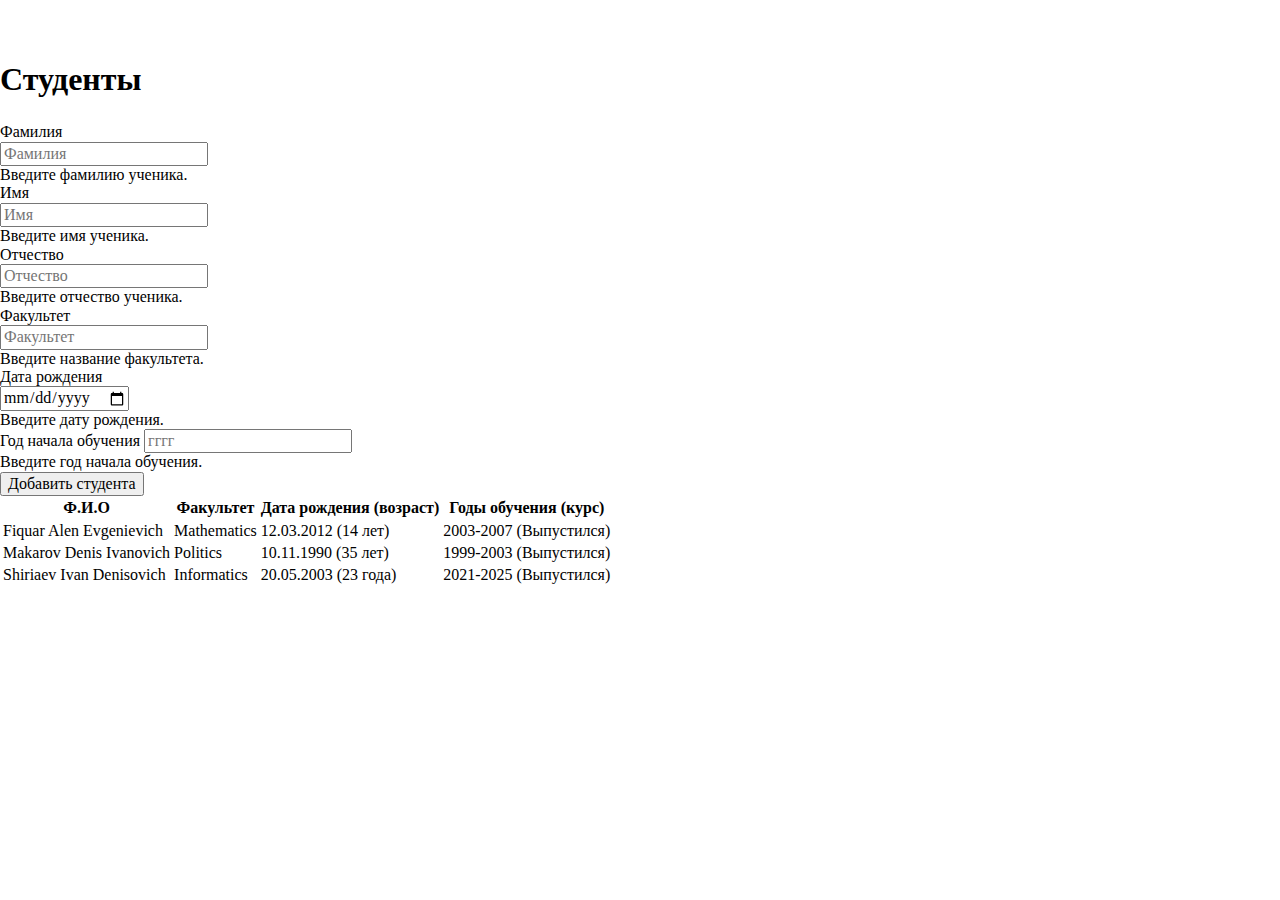
<file: Students (Java Script)/index.html>
<!DOCTYPE html>
<html lang="ru">

<head>
  <meta charset="UTF-8">
  <meta name="viewport" content="width=device-width, initial-scale=1.0, shrink-to-fit=no">
  <title>Students</title>
  <link rel="stylesheet" href="https://cdn.jsdelivr.net/npm/bootstrap@4.5.3/dist/css/bootstrap.min.css"
    integrity="sha384-TX8t27EcRE3e/ihU7zmQxVncDAy5uIKz4rEkgIXeMed4M0jlfIDPvg6uqKI2xXr2" crossorigin="anonymous">
  <link rel="stylesheet" href="normalize.css">
  <link href="https://cdn.jsdelivr.net/npm/bootstrap@5.0.2/dist/css/bootstrap.min.css" rel="stylesheet"
    integrity="sha384-EVSTQN3/azprG1Anm3QDgpJLIm9Nao0Yz1ztcQTwFspd3yD65VohhpuuCOmLASjC" crossorigin="anonymous">
  <link rel="stylesheet" href="style.css">
</head>

<body>
  <div id="student" class="container">
    <h1>Студенты</h1>

    <form class="g-3 needs-validation mb-3" id="add-student" novalidate>
      <div class="mb-3">
        <label for="input-surname" class="form-label">Фамилия</label>
        <div class="input-group has-validation">
          <input class="form-control validation-check" type="text" placeholder="Фамилия" id="input-surname" required>
          <div class="invalid-feedback">Введите фамилию ученика.</div>
        </div>
      </div>
      <div class="mb-3">
        <label for="input-name" class="form-label">Имя</label>
        <div class="input-group has-validation">
          <input class="form-control validation-check" type="text" placeholder="Имя" id="input-name" required>
          <div class="invalid-feedback">Введите имя ученика.</div>
        </div>
      </div>
      <div class="mb-3">
        <label for="input-lastname" class="form-label">Отчество</label>
        <div class="input-group has-validation">
          <input class="form-control validation-check" type="text" placeholder="Отчество" id="input-lastname" required>
          <div class="invalid-feedback">Введите отчество ученика.</div>
        </div>
      </div>
      <div class="mb-3">
        <label for="input-faculty" class="form-label">Факультет</label>
        <div class="input-group has-validation">
          <input class="form-control validation-check" type="text" placeholder="Факультет" id="input-faculty" required>
          <div class="invalid-feedback">Введите название факультета.</div>
        </div>
      </div>
      <div class="mb-3">
        <label for="input-birthday" class="form-label">Дата рождения</label>
        <div class="input-group has-validation">
          <input class="form-control validation-check" type="date" placeholder="Дата рождения" id="input-birthday"
            required>
          <div class="invalid-feedback">Введите дату рождения.</div>
        </div>
      </div>
      <div class="mb-3">
        <label for="input-studyStart" class="form-label">Год начала обучения</label>
        <input class="form-control validation-check" type="number" placeholder="гггг" id="input-studyStart" required>
        <div class="invalid-feedback">Введите год начала обучения.</div>
      </div>
      <button class="btn btn-primary">Добавить студента</button>
    </form>

    <table class="table table-striped">
      <thead id="table__head">
        <th data-column="fullName">Ф.И.О</th>
        <th data-column="faculty">Факультет</th>
        <th data-column="birthDate">Дата рождения (возраст)</th>
        <th data-column="facultyTerms">Годы обучения (курс)</th>
      </thead>
      <tbody id="table__body">

      </tbody>
    </table>
  </div>

  <script defer type="module" src="js/main.js"></script>
</body>

</html>
</file>
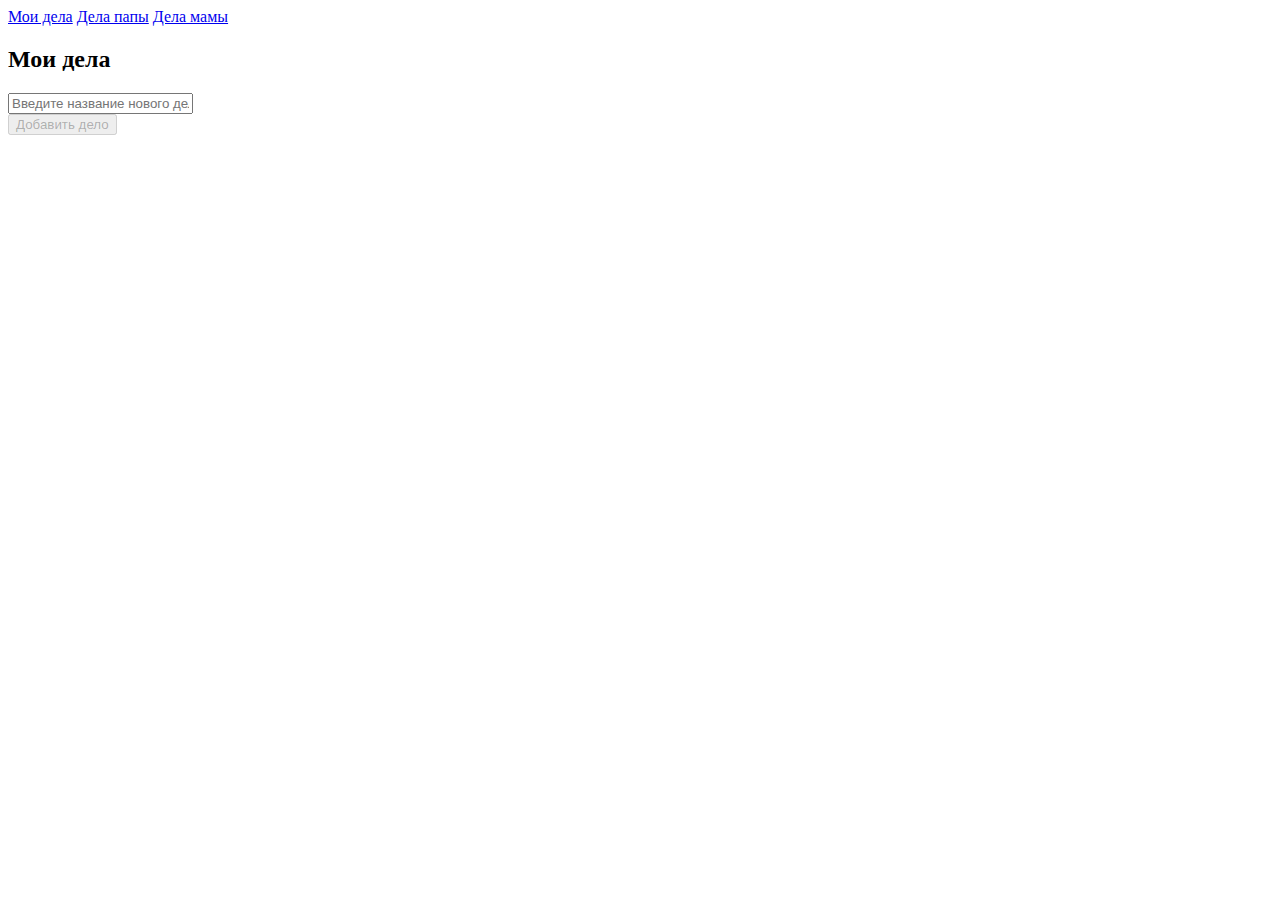
<file: TODO (Java Script)/index.html>
<!DOCTYPE html>
<html lang="ru">

<head>
  <meta charset="UTF-8">
  <meta name="viewport" content="width=device-width, initial-scale=1.0, shrink-to-fit=no">
  <title>TODO</title>
  <link rel="stylesheet" href="https://cdn.jsdelivr.net/npm/bootstrap@4.5.3/dist/css/bootstrap.min.css"
    integrity="sha384-TX8t27EcRE3e/ihU7zmQxVncDAy5uIKz4rEkgIXeMed4M0jlfIDPvg6uqKI2xXr2" crossorigin="anonymous">
  <script defer src="todo-app.js"></script>
  <script>
    document.addEventListener('DOMContentLoaded', () => createTodoApp(document.getElementById('todo-app'), 'Мои дела', 'my'));
  </script>
</head>

<body>
  <div class="container mb-5">
    <nav class="nav">
      <a href="index.html" class="nav-link">Мои дела</a>
      <a href="dad.html" class="nav-link">Дела папы</a>
      <a href="mom.html" class="nav-link">Дела мамы</a>
    </nav>
  </div>
  <div id="todo-app" class="container"></div>
</body>

</html>
</file>
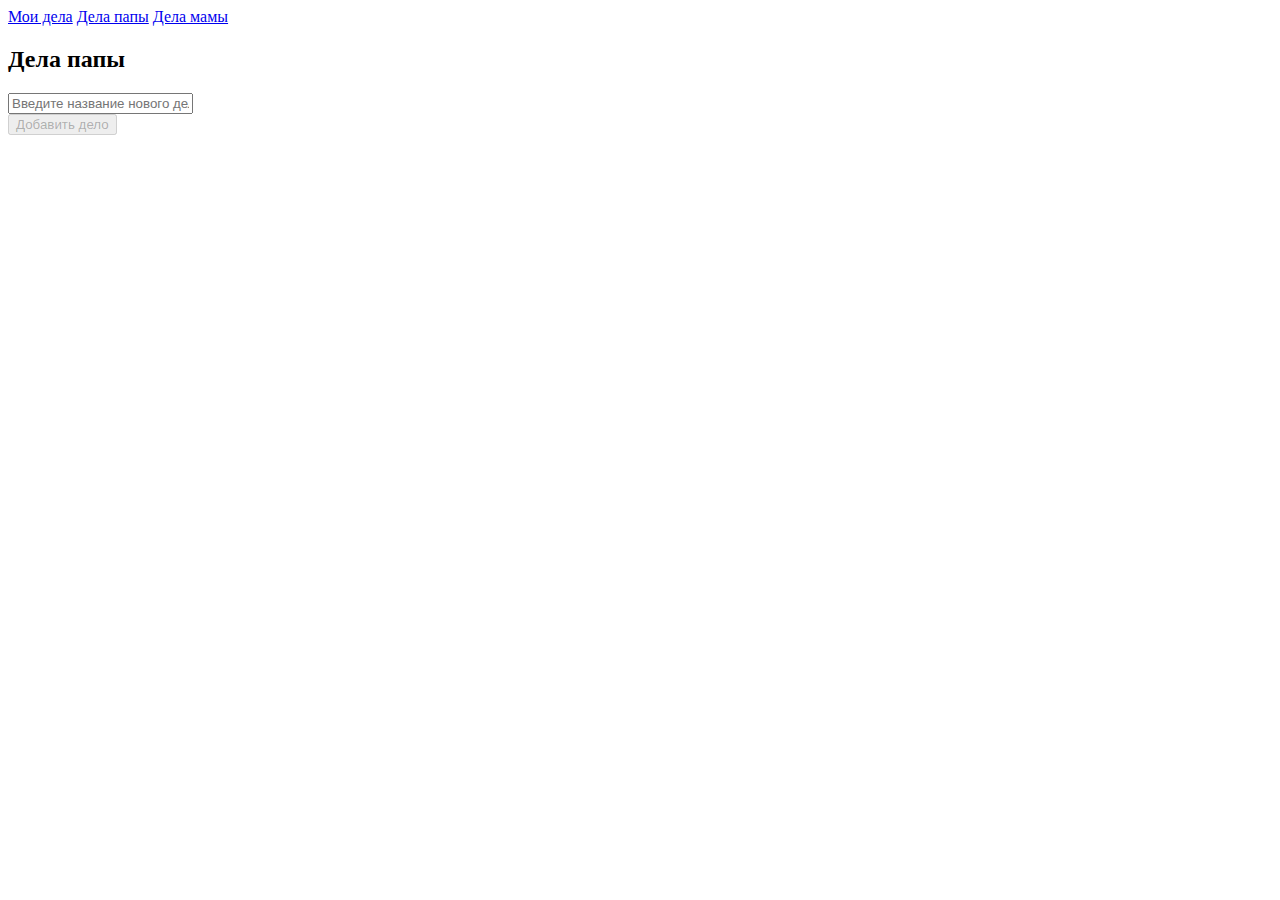
<file: TODO (Java Script)/dad.html>
<!DOCTYPE html>
<html lang="ru">

<head>
  <meta charset="UTF-8">
  <meta name="viewport" content="width=device-width, initial-scale=1.0, shrink-to-fit=no">
  <title>TODO</title>
  <link rel="stylesheet" href="https://cdn.jsdelivr.net/npm/bootstrap@4.5.3/dist/css/bootstrap.min.css"
    integrity="sha384-TX8t27EcRE3e/ihU7zmQxVncDAy5uIKz4rEkgIXeMed4M0jlfIDPvg6uqKI2xXr2" crossorigin="anonymous">
  <script defer src="todo-app.js"></script>
  <script>
    document.addEventListener('DOMContentLoaded', () => createTodoApp(document.getElementById('todo-app'), 'Дела папы', 'dad'));
  </script>
</head>

<body>
  <div class="container mb-5">
    <nav class="nav">
      <a href="index.html" class="nav-link">Мои дела</a>
      <a href="dad.html" class="nav-link">Дела папы</a>
      <a href="mom.html" class="nav-link">Дела мамы</a>
    </nav>
  </div>
  <div id="todo-app" class="container"></div>
</body>

</html>
</file>
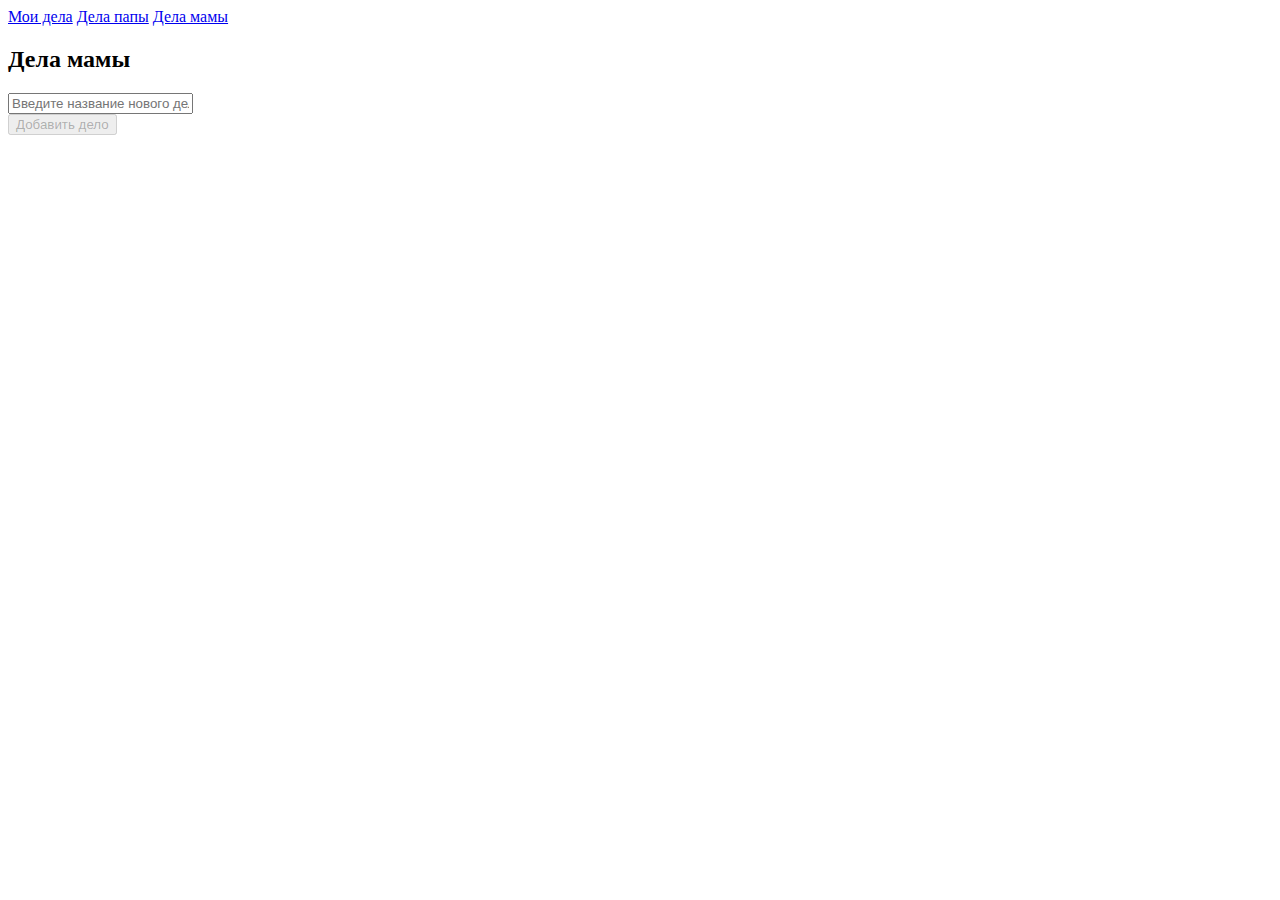
<file: TODO (Java Script)/mom.html>
<!DOCTYPE html>
<html lang="ru">

<head>
  <meta charset="UTF-8">
  <meta name="viewport" content="width=device-width, initial-scale=1.0, shrink-to-fit=no">
  <title>TODO</title>
  <link rel="stylesheet" href="https://cdn.jsdelivr.net/npm/bootstrap@4.5.3/dist/css/bootstrap.min.css"
    integrity="sha384-TX8t27EcRE3e/ihU7zmQxVncDAy5uIKz4rEkgIXeMed4M0jlfIDPvg6uqKI2xXr2" crossorigin="anonymous">
  <script defer src="todo-app.js"></script>
  <script>
    document.addEventListener('DOMContentLoaded', () => createTodoApp(document.getElementById('todo-app'), 'Дела мамы', 'mom'));
  </script>
</head>

<body>
  <div class="container mb-5">
    <nav class="nav">
      <a href="index.html" class="nav-link">Мои дела</a>
      <a href="dad.html" class="nav-link">Дела папы</a>
      <a href="mom.html" class="nav-link">Дела мамы</a>
    </nav>
  </div>
  <div id="todo-app" class="container"></div>
</body>

</html>
</file>
<file: Card Game (Java Script)/style.css>
/* Global */



html {
  box-sizing: border-box;
}

*,
*::after,
*::before {
  box-sizing: inherit;
}

h1,
h2,
h3,
h4,
p {
  margin: 0;
}

ul {
  list-style: none;
  padding: 0;
  margin: 0;
}

a {
  text-decoration: none;
  color: inherit;
}

img {
  max-width: 100%;
}

button {
  padding: 0;
  background: none;
  border: none;
  cursor: pointer;
}

article {
  font-style: normal;
}

body {
  height: 100vh;
  overflow: hidden;
  margin: 0;
  background-color: #111b4c;
  background: url("img/game.jpg") no-repeat;
  background-position: center center;
  background-size: cover;
}

.container {
  max-width: 1110px;
  padding: 62px;
  margin: 0 auto;
  height: 100%;
}

.list {
  display: flex;
  justify-content: space-between;
  flex-wrap: wrap;
  width: 100%;
  height: 100%;
}

.item {
  position: relative;
  margin-bottom: 2%;
  width: calc(91% / 4);
  height: calc(40% / 2);
  cursor: pointer;
  transition: transform 1s ease-in-out, background-image 0s .5s ease-in-out;
  transform-style: preserve-3d;
  perspective: 300px;
  background: url("img/cyberpunk.jpg") no-repeat center;
  background-size: cover;
  box-shadow: 12px 12px 15px 0px rgba(0, 0, 0, 0.75);
  perspective: 300px;
}

.back {
  transform: rotateY(180deg);
}

.one {
  background-image: url('img/card-1.jpg');
}

.two {
  background-image: url('img/card-2.jpg');
}

.three {
  background-image: url('img/card-3.jpg');
}

.four {
  background-image: url('img/card-4.jpg');
}

.five {
  background-image: url('img/card-5.jpeg');
}

.six {
  background-image: url('img/card-6.jpeg');
}

.seven {
  background-image: url('img/card-7.jpeg');
}

.eight {
  background-image: url('img/card-8.jpeg');
}

.item:nth-child(n + 12) {
  margin-bottom: 0;
}

.invisible {
  visibility: hidden;
}

.click-restrict {
  pointer-events: none;
}

.replay {
  position: absolute;
  left: 50%;
  top: 50%;
  transform: translateX(-50%) translateY(-50%);
  z-index: 1000;
  border-radius: 30px;
  bottom: 200px;
  width: 20%;
  height: 20%;
  display: flex;
  justify-content: center;
  align-items: center;
  background-color: #4f284d;
  color: white;
  font-size: 25px;
  box-shadow: 12px 12px 15px 0px rgba(0, 0, 0, 0.75);
  transition: all .2s ease-in-out;
}

.replay:hover {
  background-color: #3d1f3c;
}
</file>
<file: Lagoona/css/style.css>
/* Global */



html {
  box-sizing: border-box;
}

@font-face {
  font-family: "Muller";
  src: local("Muller-Regular"), url("../fonts/MullerRegular.woff2") format("woff2"), url("../fonts/MullerRegular.woff") format("woff");
  font-weight: 400;
  font-style: normal;
  font-display: swap;
}

@font-face {
  font-family: "Muller";
  src: local("Muller-Light"), url("../fonts/MullerLight.woff2") format("woff2"), url("../fonts/MullerLight.woff") format("woff");
  font-weight: 300;
  font-style: normal;
  font-display: swap;
}

@font-face {
  font-family: "Muller";
  src: local("Muller-Medium"), url("../fonts/MullerMedium.woff2") format("woff2"), url("../fonts/MullerMedium.woff") format("woff");
  font-weight: 500;
  font-style: normal;
  font-display: swap;
}

@font-face {
  font-family: "Muller";
  src: local("Muller-Bold"), url("../fonts/MullerBold.woff2") format("woff2"), url("../fonts/MullerBold.woff") format("woff");
  font-weight: 700;
  font-style: normal;
  font-display: swap;
}

body {
  box-sizing: inherit;
  color: #000000;
  background-color: #F1F1F1;
  font-family: "Muller", sans-serif;
  font-weight: 400;
  font-size: 16px;
  line-height: 1em;
}

ul {
  list-style: none;
  padding: 0;
  margin: 0;
}

h1,
h2,
h3,
h4,
p {
  margin: 0;
}

a {
  text-decoration: none;
  color: inherit;
}

img {
  max-width: 100%;
}

.btn {
  padding: 13px 20px;
  border: 1px solid #CC9933;
  border-radius: 10px;
  cursor: pointer;
  background-color: transparent;
  color: #CC9933;
  transition: background-color .2s ease-in-out, border-color .2s ease-in-out, color .2s ease-in-out;
}

.btn:hover {
  background-color: #CC9933;
  border-color: #CC9933;
  color: #FFFFFF;
}

.btn:focus {
  background-color: #CC9933;
  border-color: #CC9933;
  color: #FFFFFF;
  outline: none;
}


.btn:active {
  background-color: #A47312;
  border-color: #A47312;
  color: #FFFFFF;
}

.container {
  max-width: 1170px;
  margin: 0 auto;
}

.section-offset {
  padding-bottom: 70px;
}

.main-title {
  margin-bottom: 20px;
  padding-left: 40px;
  font-weight: 400;
  font-size: 40px;
  line-height: 1em;
  color: #333333;
}



/* Header */



.header {
  padding-top: 30px;
}

.header-info {
  display: flex;
  align-items: center;
  margin-bottom: 30px;
}

.header-logo {
  margin-right: 40px;
  background-color: transparent;
}

.logo-img {
  border-radius: 15px;
}

.header-telephone {
  margin-right: auto;
  font-weight: 500;
  font-size: 20px;
  line-height: 1em;
  color: #666666;
  transition: color .06s ease-in-out, outline .06s ease-in-out, outline-offset .03s ease-in-out;
}

.header-telephone:hover {
  color: #CC9933;
}

.header-telephone:focus {
  color: #CC9933;
  outline-offset: 2px;
  outline: 1px solid #CC9933;
}

.header-telephone:active {
  color: #A47312;
  outline: none;
}

.log-in {
  color: #CC9933;
  transition: color .15s ease-in-out, outline .15s ease-in-out, outline-offset .03s ease-in-out;
}

.log-in__arrow {
  fill: #CC9933;
  transition: fill .15s ease-in-out;
}

.log-in:hover {
  color: #F0BF5F;
}

.log-in:hover .log-in__arrow {
  fill: #F0BF5F;
}

.log-in:focus {
  color: #CC9933;
  outline: 1px solid #CC9933;
  outline-offset: 10px;
}

.log-in:focus .log-in__arrow {
  fill: #CC9933;
}

.log-in:active {
  color: #A47312;
  outline: none;
}

.log-in:active .log-in__arrow {
  fill: #A47312;
}

.log-in__arrow {
  position: relative;
  right: 5px;
  top: 1px;
  fill: #CC9933;
}

.header-nav {
  display: flex;
  align-items: center;
  padding: 14px 45px;
  background-color: #FFFFFF;
  border-radius: 15px;
}

.header-list {
  display: flex;
  margin-right: auto;
}

.header-items {
  color: #666666;
}

.header-items:not(:last-child) {
  margin-right: 45px;
}

.header-link {
  transition: color .15s ease-in-out, outline .15s ease-in-out, outline-offset .05s ease-in-out;
}

.header-link:hover {
  color: #CC9933;
}

.header-link:focus {
  color: #CC9933;
  outline: 1px solid #CC9933;
  outline-offset: 4px;
}

.header-link:active {
  color: #A47312;
  outline: none;
}

.header-btns {
  font-size: 0;
}

.header-btn {
  font-size: 16px;
}

.header-btn:not(:last-child) {
  margin-right: 40px;
}



/* Offers */



.offers-cards-cont {
  display: flex;
}

.offers-cards:not(:last-child) {
  margin-right: 24px;
}

.offers-card {
  position: relative;
  padding: 40px 0 40px 45px;
  border-radius: 15px;
  background-position: center;
  background-size: cover;
  background-repeat: no-repeat;
}

.offers-card-1 {
  padding-right: 234px;
  background-image: linear-gradient(90deg, rgba(48, 64, 89, 0.84) -2.9%, rgba(53, 65, 83, 0) 65.7%), url("../img/offer-card-1.jpg");
}

.offers-card-2 {
  padding-right: 108px;
  background-image: linear-gradient(90deg, rgba(48, 64, 89, 0.84) -2.9%, rgba(53, 65, 83, 0) 65.7%), url("../img/offer-card-2.jpg");
}

.offers-card:not(:last-child) {
  margin-bottom: 24px;
}

.card-title {
  margin-bottom: 15px;
  font-weight: 700;
  font-size: 40px;
  line-height: 1em;
  color: #FFFFFF;
}

.card-price {
  margin-bottom: 47px;
  font-size: 20px;
  line-height: 1em;
  color: #FFFFFF;
  opacity: 0.8;
}

.more {
  font-weight: 400;
  font-size: 16px;
  line-height: 1em;
  color: #FFCC66;
}

.offers__more {
  transition: color .15s ease-in-out;
}

.offer-more-arrow {
  position: relative;
  top: 5px;
  left: 2px;
  transition: transform .28s ease-in-out;
}

.offers__more::before {
  content: "";
  position: absolute;
  top: 0;
  left: 0;
  width: 100%;
  height: 100%;
  transition: color .15s ease-in-out, outline .15s ease-in-out, outline-offset .1s ease-in-out;
}

.offers__more:hover .offer-more-arrow {
  transform: translateX(11px);
}

.offers__more:focus {
  outline: none;
}

.offers__more:focus::before {
  outline: 1px solid #CC9933;
  outline-offset: 8px;
}

.offers__more:active {
  color: #FFFFFF;
}

.offers__more:active::before {
  outline: none;
}

.offers-big-card {
  position: relative;
  padding: 212px 229px 40px 45px;
  border-radius: 15px;
  background-image: linear-gradient(0deg, rgba(48, 64, 89, 0.84) -2.9%, rgba(53, 65, 83, 0) 65.7%), url("../img/offer-card-3.jpg");
  background-repeat: no-repeat;
  background-size: cover;
  background-position: center;
}

.big-card-title {
  font-size: 60px;
  line-height: 60px;
}

.big-card-price {
  font-size: 30px;
  line-height: 30px;
}



/* About us */



.about-us-content {
  line-height: 200%;
}



/* Services */



.services {
  padding-bottom: 46px;
}

.services-cards {
  display: flex;
  flex-wrap: wrap;
}

.services-card {
  position: relative;
  padding: 191px 126px 35px 45px;
  background-color: #FFFFFF;
  border-radius: 15px;
  margin-bottom: 24px;
  background-repeat: no-repeat;
  background-position: top center;
}

.services-card-1 {
  background-image: url("../img/services-card-1.jpg");
}

.services-card-2 {
  background-image: url("../img/services-card-2.jpg");
}

.services-card-3 {
  background-image: url("../img/services-card-3.jpg");
}

.services-card-4 {
  background-image: url("../img/services-card-4.jpg");
}

.services-card:not(:nth-child(2n)) {
  margin-right: 24px;
}

.services-more {
  font-weight: 500;
  font-size: 20px;
  line-height: 200%;
  color: #CC9933;
}

.services-more::before {
  content: "";
  position: absolute;
  top: 0;
  left: 0;
  width: 100%;
  height: 100%;
  transition: color .15s ease-in-out, outline .15s ease-in-out, outline-offset .1s ease-in-out;
}

.services__title {
  transition: color .25s ease-in-out;
}

.services-more-arrow {
  position: relative;
  top: 3px;
  left: 3px;
  stroke: #CC9933;
  transition: stroke .25s ease-in-out, transform .25s ease-in-out;
}

.services-more:hover {
  color: #F0BF5F;
}

.services-more:hover .services-more-arrow {
  stroke: #F0BF5F;
  transform: translateX(11px);
}

.services-more:focus {
  color: #CC9933;
  outline: none;
}

.services-more:focus::before {
  outline: 1px solid #CC9933;
  outline-offset: 8px;
}

.services-more:focus .services-more-arrow {
  stroke: #CC9933;
}

.services-more:active {
  color: #A47312;
}

.services-more:active .services-more-arrow {
  stroke: #A47312;
}

.services-card-content {
  max-width: 402px;
  line-height: 200%;
}



/* Advantages */



.advantages {
  padding-bottom: 48px;
}

.advantages-cards {
  display: flex;
  flex-wrap: wrap;
}

.advantages-card {
  padding: 116px 42px 32px 45px;
  margin-bottom: 22px;
  border-radius: 15px;
  background-color: #FFFFFF;
  background-repeat: no-repeat;
  background-size: 67px 66px;
  background-position: 45px 40px;
}

.advantages-card-1 {
  background-image: url("../img/advantages-card-1.svg");
}

.advantages-card-2 {
  background-image: url("../img/advantages-card-2.svg");
}

.advantages-card-3 {
  background-image: url("../img/advantages-card-3.svg");
}

.advantages-card-4 {
  background-image: url("../img/advantages-card-4.svg");
}

.advantages-card-5 {
  background-image: url("../img/advantages-card-5.svg");
}

.advantages-card-6 {
  background-image: url("../img/advantages-card-6.svg");
}

.advantages-card-7 {
  background-image: url("../img/advantages-card-7.svg");
}

.advantages-card-8 {
  background-image: url("../img/advantages-card-8.svg");
}

.advantages-card:not(:nth-child(4n)) {
  margin-right: 22px;
}

.advantages-card-content {
  max-width: 189px;
  line-height: 200%;
}



/* Accommodation */



.accommodation {
  font-size: 0;
  padding-bottom: 46px;
}

.accommodation-cards {
  display: flex;
  flex-wrap: wrap;
}

.accommodation-card {
  margin-bottom: 24px;
  border-radius: 15px;
  background-color: #FFFFFF;
}

.accommodation-card:not(:nth-child(3n)) {
  margin-right: 24px;
}

.accommodation-card-img {
  border-radius: 15px 15px 0 0;
}

.accommodation-card-info {
  padding: 45px;
  padding-top: 32px;
}

.accommotation-card-price {
  display: flex;
  align-items: center;
  margin-bottom: 16px;
}

.price {
  font-size: 16px;
  margin-right: 52px;
}

.from {
  color: #999999;
}

.price-number {
  margin-right: 9px;
  font-weight: 700;
  font-size: 20px;
  line-height: 20px;
}

.accommodation-btn {
  font-size: 16px;
}

.accommodation-card-content {
  margin-bottom: 16px;
  font-size: 16px;
  font-style: normal;
  font-weight: 400;
  line-height: 16px;
}

.accommodation-card-place {
  margin-bottom: 20px;
  font-size: 16px;
  color: #999999;
}

.accommodation-card-more {
  display: flex;
  position: relative;
  align-items: flex-end;
  justify-content: center;
  padding: 27px 54px;
  background: linear-gradient(0deg, rgba(48, 64, 89, 0.84) -2.9%, rgba(53, 65, 83, 0) 65.7%), url("../img/accommodation-card-more.jpg") center no-repeat;
  background-size: cover;
}

.accommodation-more {
  color: #FFFFFF;
  transition: color .25s ease-in-out;
}

.accommodation-more::before {
  content: "";
  position: absolute;
  top: 0;
  left: 0;
  width: 100%;
  height: 100%;
}

.accommodation-more-arrow {
  stroke: white;
  transition: stroke .25s ease-in-out, transform .25s ease-in-out;
}

.more-item-white {
  font-weight: 500;
  font-size: 20px;
  line-height: 200%;
}

.accommodation-more:hover {
  color: #F0BF5F;
}

.accommodation-more:hover .accommodation-more-arrow {
  stroke: #F0BF5F;
  transform: translateX(11px);
}

.accommodation-more:focus {
  color: #CC9933;
  outline: none;
}

.accommodation-more:focus .accommodation-more-arrow {
  stroke: #CC9933;
}

.accommodation-more:active {
  color: #A47312;
}

.accommodation-more:active .accommodation-more-arrow {
  stroke: #A47312;
}

.accommodation-more-arrow {
  position: relative;
  top: 3px;
  left: 4px;
}



/* Find tour */



.find-tour-wrapper {
  padding: 45px 40px;
  background-color: #E9E9E9;
  border-radius: 15px;
}

.find-tour-main-title {
  padding-left: 0;
}

.find-tour-form {
  padding: 32px 28px 32px 23px;
  background-color: #FFFFFF;
  border-radius: 15px;
  display: flex;
}

.find-tour-list {
  display: flex;
  margin-right: 51px;
}

.find-tour-item:not(:last-child) {
  margin-right: 41px;
}

.find-tour-info {
  padding-left: 5px;
  margin-bottom: 15px;
  font-weight: 400;
  font-size: 12px;
  line-height: 1em;
  color: #000000;
}

.find-tour-select {
  border: none;
  width: 169px;
}

.find-tour-input {
  border: none;
  width: 121px;
}

.find-tour-num {
  border-bottom: 1px solid #E9E9E9;
}

.find-tour-btn {
  padding: 13px 30px;
}



/* Contacts */



.contacts-wrapper {
  display: flex;
  padding: 45px;
  background-color: #FFFFFF;
  border-radius: 15px;
}

.contacts-address {
  font-style: normal;
}

.contacts-left {
  margin-right: 53px;
}

.contacts-list {
  display: flex;
  flex-direction: column;
  margin-bottom: 45px;
}

.contacts-item {
  display: flex;
  padding-bottom: 23px;
  border-bottom: 1px solid #E9E9E9;
}

.contacts-item:not(:last-child) {
  margin-bottom: 25px;
}

.contacts-address-title {
  margin-right: 47px;
  min-width: 98px;
  font-weight: 700;
  font-size: 20px;
  line-height: 1em;
  color: #000000;
}

.contacts-address-info {
  max-width: 229px;
  font-size: 16px;
  line-height: 150%;
  color: #000000;
}

.contacts-tel-email {
  display: flex;
  flex-direction: column;
  align-items: flex-start;
  font-weight: 400;
  font-size: 16px;
  line-height: 150%;
  color: #CC9933;
}

.contacts-address-email-info {
  font-weight: 400;
  font-size: 16px;
  line-height: 150%;
  color: #999999;
}

.contacts-email-link {
  transition: color .15s ease-in-out, outline .15s ease-in-out, outline-offset .05s ease-in-out;
}

.contacts-email-link:hover {
  color: #F0BF5F;
}

.contacts-email-link:focus {
  color: #CC9933;
  outline: 1px solid #CC9933;
  outline-offset: 2px;
}

.contacts-email-link:active {
  color: #A47312;
  outline: none;
}

.contacts-tel-link {
  transition: color .15s ease-in-out, outline .15s ease-in-out, outline-offset .05s ease-in-out;
}

.contacts-tel-link:hover {
  color: #F0BF5F;
}

.contacts-tel-link:focus {
  color: #CC9933;
  outline: 1px solid #CC9933;
  outline-offset: 2px;
}

.contacts-tel-link:active {
  color: #A47312;
  outline: none;
}

.contacts-btn {
  padding: 27px 30px;
}

.contacts-right {
  width: 50%;
  background: url("../img/contacts-img.jpg") center no-repeat;
  background-size: cover;
}



/* Footer */



.footer {
  padding-top: 40px;
  padding-bottom: 30px;
}

.footer-wrapper {
  display: flex;
  padding: 45px;
  background: url("../img/footer-img.jpg") center no-repeat;
  background-size: cover;
  border-radius: 15px;
}

.footer-content {
  font-size: 16px;
  line-height: 190%;
  color: #FFFFFF;
}

.footer-info {
  margin-right: 125px;
}

.footer-copy {
  max-width: 302px;
  margin-bottom: 37px;
}

.footer-caution {
  max-width: 302px;
  margin-bottom: 40px;
}

.footer-link {
  font-size: 16px;
  line-height: 150%;
  color: #CC9933;
  transition: color .15s ease-in-out, outline .15s ease-in-out, outline-offset .05s ease-in-out;
}

.footer-link:hover {
  color: #F0BF5F;
}

.footer-link:focus {
  color: #CC9933;
  outline: 1px solid #CC9933;
  outline-offset: 4px;
}

.footer-link:active {
  color: #A47312;
  outline: none;
}

.footer-contacts-tel-email {
  display: inline-flex;
}

.footer-address {
  font-style: normal;
  margin-right: auto;
}

.footer-item:not(:last-child) {
  margin-bottom: 15px;
}

.social-media-link {
  display: block;
  width: 27px;
  height: 27px;
  background-position: center;
  background-repeat: no-repeat;
  background-size: contain;
}

.social__media-fill {
  fill: #999999;
  transition: all .15s ease-in-out;
}

.social-media-link:hover .social__media-fill {
  fill: #CC9933;
}

.social-media-link:focus {
  outline: none;
}

.social-media-link:focus .social__media-fill {
  fill: #CC9933;
}

.social-media-link:active .social__media-fill {
  fill: #A47312;
}

.social-media-link:not(:last-child) {
  margin-bottom: 20px;
}
</file>
<file: Skillbox courses/css/style.css>
@import url('https://fonts.googleapis.com/css2?family=Roboto:wght@400;700&display=swap');

* {
  box-sizing: border-box;
}

:root {
  --text-color-1: #FFF;
  --text-color-2: #212133;
  --text-color-3: #666;
  --btn-color: #3F2AFF;
  --section-offset: 80px
}

body {
  font-family: 'Roboto', sans-serif;
  font-style: normal;
  font-weight: 400;
}

h1,
h2,
h3,
h4,
p {
  margin: 0;
}

ul {
  list-style: none;
  padding: 0;
  margin: 0;
}

a {
  text-decoration: none;
  color: inherit;
}

img {
  max-width: 100%;
}

button {
  padding: 0;
}

article {
  font-style: normal;
}

.container {
  max-width: 1140px;
  margin: 0 auto;
}

.main__title {
  margin-bottom: 18px;
  font-size: 40px;
  font-weight: 700;
  line-height: 100%;
}



/* Header */



.header {
  background-color: #3F2AFF;
}

.header__container {
  display: flex;
  align-items: center;
  padding: 27px 15px;
  justify-content: space-between;
}

.nav__list {
  display: flex;
}

.nav__link {
  color: var(--text-color-1);
  font-size: 18px;
  line-height: normal;
}

.nav__item:not(:last-child) {
  margin-right: 56px;
}



/* Hero */



.hero {
  background: radial-gradient(44.07% 44.07% at 67.78% 55.93%, #555681 0%, #212133 100%);
}

.hero__container {
  padding-top: 15px;
}

.hero__content {
  padding-top: 115px;
  padding-bottom: 154px;
}

.hero__title {
  margin-bottom: 30px;
  color: var(--text-color-1);
  font-size: 60px;
  font-weight: 700;
  line-height: 100%;
}

.hero__descr {
  margin-bottom: 85px;
  color: var(--text-color-1);
  font-size: 18px;
  line-height: 150%;
  max-width: 444px;
}

.hero__btn {
  padding: 24px 75px;
  background-color: #3F2AFF;
  border-radius: 20px;
  font-size: 18px;
  font-weight: 700;
  line-height: normal;
  color: var(--text-color-1);
}

.hero__img {
  background: url("../img/hero-img.svg") center no-repeat;
  background-size: contain;
  margin-bottom: 12px;
}



/* Advantages */



.advantages__container {
  padding-top: var(--section-offset);
  padding-bottom: var(--section-offset);
}

.advantages__container+.row {
  align-items: center;
}

.advantages__img {
  background: url("../img/advantages-pic.png") no-repeat;
  background-position: left 15px top 22px;
  background-size: 160px 142px;
}

.advantages__title {
  max-width: 380px;
  color: #2E2B44;
}

.advantages__descr {
  max-width: 585px;
  color: var(--text-color-3);
  font-size: 16px;
  line-height: 150%;
  margin-bottom: 22px;
}

.advantages__card {
  display: flex;
  justify-content: space-between;
  align-items: center;
}

.advantages__card .card__descr {
  max-width: 240px;
  color: var(--text-color-3);
  font-size: 16px;
  font-weight: 700;
  line-height: 120%;
}

.advantages__card svg {
  flex-shrink: 0;
}



/* Teachers */



.teachers {
  background-color: var(--text-color-2);
}

.teachers__container {
  padding-top: var(--section-offset);
  padding-bottom: 73px;
}

.teachers__title {
  color: var(--text-color-1);
}

.teachers__card {
  padding-top: 210px;
  border-radius: 20px 20px 0 0;
  background-repeat: no-repeat;
  background-position: left 15px top;
}

.teachers__name {
  margin-bottom: 8px;
  color: var(--text-color-1);
  font-size: 18px;
  font-weight: 700;
  line-height: 150%;
}

.teachers__descr {
  color: #85859B;
  font-size: 16px;
  line-height: 150%;
}

.teachers__card:nth-child(1) {
  background-image: url("../img/teacher-1.png");
}

.teachers__card:nth-child(2) {
  background-image: url("../img/teacher-2.png");
}

.teachers__card:nth-child(3) {
  background-image: url("../img/teacher-3.png");
}

.teachers__card:nth-child(4) {
  background-image: url("../img/teacher-4.png");
}



/* Courses */



.courses__container {
  padding-top: var(--section-offset);
  padding-bottom: calc(var(--section-offset) - 30px);
}

.courses__title {
  color: var(--text-color-2);
}

.courses__card {
  display: flex;
  flex-direction: column;
  justify-content: space-between;
  position: relative;
  padding: 210px 30px 31px;
  margin-bottom: 30px;
  background-color: #EDF0F9;
  border-radius: 20px;
  background-repeat: no-repeat;
  background-position: center top;
  background-size: contain;
}

.courses__column {
  display: flex;
}

.courses__column:nth-child(1) .courses__card {
  background-image: url("../img/course-1.jpg");
}

.courses__column:nth-child(2) .courses__card {
  background-image: url("../img/course-2.jpg");
}

.courses__column:nth-child(3) .courses__card {
  background-image: url("../img/course-3.jpg");
}

.courses__column:nth-child(4) .courses__card {
  background-image: url("../img/course-4.jpg");
}

.courses__card .card__title {
  color: var(--text-color-2);
  font-size: 18px;
  font-weight: 700;
  line-height: 150%;
  margin-bottom: 9px;
}

.courses__card .card__descr {
  color: var(--text-color-3);
  font-size: 16px;
  line-height: 150%;
  margin-bottom: 48px;
}

.courses__card .card__btn {
  align-self: flex-start;
  padding: 20px 59px;
  background-color: var(--btn-color);
  color: var(--text-color-1);
  font-size: 16px;
  font-weight: 700;
  line-height: normal;
  border-radius: 20px;
}

.courses__card .card__time {
  position: absolute;
  top: 13px;
  right: 4px;
  padding-left: 29px;
  color: var(--text-color-1);
  font-size: 16px;
  font-style: normal;
  line-height: normal;
}

.courses__card .card__time::before {
  content: '';
  position: absolute;
  left: 0;
  top: -4px;
  display: inline-block;
  width: 24px;
  height: 24px;
  background: url("../img/time.svg") center no-repeat;
  background-size: cover;
}



/* Footer */



.footer__wrapper {
  background-color: #2E2B44;
}

.footer__container {
  display: flex;
  justify-content: center;
  padding-top: 28px;
  padding-bottom: 28px;
}

.footer__list {
  display: flex;
}

.footer__item:not(:last-child) {
  margin-right: 30px;
}

.footer__link {
  display: flex;
  justify-content: center;
  align-items: center;
}

.footer__info {
  padding-top: 3px;
  padding-bottom: 0;
}

.footer__descr {
  color: #2E2B44;
  font-size: 13px;
  line-height: normal;
  text-transform: uppercase;
}

.footer__descr strong {
  color: #3F2AFF;
  font-size: 13px;
  font-style: normal;
  font-weight: 400;
  line-height: normal;
  text-transform: uppercase;
}



/* Media */



@media (max-width: 1000px) {
  .container {
    padding-left: 39px;
    padding-right: 39px;
  }

  .hero__content {
    padding-bottom: 158px;
  }

  .hero__title {
    font-size: 50px;
    margin-bottom: 18px;
  }

  .hero__img {
    background-image: url('../img/hero-img-768.png');
    margin-bottom: 36px;
  }

  .advantages__container {
    padding-bottom: calc(var(--section-offset) - 5px);
  }

  .advantages__img {
    background-size: 211px 187px;
  }

  .advantages__card {
    flex-direction: column;
    align-items: flex-start;
    justify-content: flex-start;
  }

  .advantages__card svg {
    margin-bottom: 11px;
  }

  .teachers__card {
    margin-bottom: 23px;
  }

  .teachers__container {
    padding-bottom: 26px;
  }

  .teachers__card:nth-child(1) {
    background-image: url("../img/teacher-1-768.png");
  }

  .teachers__card:nth-child(2) {
    background-image: url("../img/teacher-2-768.png");
  }

  .teachers__card:nth-child(3) {
    background-image: url("../img/teacher-3-768.png");
  }

  .teachers__card:nth-child(4) {
    background-image: url("../img/teacher-4-768.png");
  }

  .courses__column:nth-child(1) .courses__card {
    background-image: url("../img/course-1-768.png");
  }

  .courses__column:nth-child(2) .courses__card {
    background-image: url("../img/course-2-768.png");
  }

  .courses__column:nth-child(3) .courses__card {
    background-image: url("../img/course-3-768.png");
  }

  .courses__column:nth-child(4) .courses__card {
    background-image: url("../img/course-4-768.png");
  }

  .courses__card .card__descr {
    margin-bottom: 29px;
  }

  .courses__card .card__time {
    right: 10px;
  }

  .courses__card .card__btn {
    padding: 20px 56px;
  }
}

@media (max-width: 770px) {
  .container {
    padding-left: 33px;
    padding-right: 33px;
  }

  .header__container {
    flex-direction: column;
    padding: 28px 33px;
  }

  .header__logo {
    margin-bottom: 30px;
  }

  .hero__img {
    display: none;
  }

  .hero__content {
    padding-top: 62px;
    padding-bottom: 157px;
  }

  .hero__descr {
    max-width: 345px;
  }

  .advantages__img {
    background-size: 150px 134px;
    background-position: left 15px top;
  }

  .advantages__container {
    padding-bottom: 55px;
  }

  .teachers__card:nth-child(1) {
    background-image: url("../img/teacher-1-576.png");
  }

  .teachers__card:nth-child(2) {
    background-image: url("../img/teacher-2-576.png");
  }

  .teachers__card:nth-child(3) {
    background-image: url("../img/teacher-3-576.png");
  }

  .teachers__card:nth-child(4) {
    background-image: url("../img/teacher-4-576.png");
  }

  .teachers__container {
    padding-bottom: 50px;
  }

  .courses__column:nth-child(1) .courses__card {
    background-image: url("../img/course-1-576.png");
  }

  .courses__column:nth-child(2) .courses__card {
    background-image: url("../img/course-2-576.png");
  }

  .courses__column:nth-child(3) .courses__card {
    background-image: url("../img/course-3-576.png");
  }

  .courses__column:nth-child(4) .courses__card {
    background-image: url("../img/course-4-576.png");
  }

  .courses__card {
    padding: 210px 22px 31px;
    background-size: 100% 180px;
  }

  .courses__card .card__title {
    line-height: 130%;
  }

  .courses__card .card__descr {
    max-width: 180px;
    margin-bottom: 33px;
  }
}

@media (max-width: 575px) {

  .container {
    padding-left: 15px;
    padding-right: 15px;
  }

  .header__nav {
    position: relative;
    width: 100%;
    height: 19px;
    overflow-x: scroll;
    overflow-y: hidden;
  }

  .nav__list {
    position: absolute;
    left: 0;
    top: 0;
    flex-wrap: nowrap;
    white-space: nowrap;
  }

  .nav__item {
    display: flex;
  }

  .header__logo {
    margin-bottom: 18px;
  }

  .hero__content {
    padding-top: 35px;
    padding-bottom: 72px;
  }

  .hero__title {
    font-size: 30px;
    margin-bottom: 5px;
  }

  .hero__descr {
    line-height: 130%;
    font-size: 16px;
    margin-bottom: 64px;
  }

  .hero__btn {
    font-size: 16px;
    padding: 20px 54px;
  }

  .main__title {
    font-size: 20px;
    line-height: 130%;
  }

  .advantages__title {
    margin-bottom: 2px;
  }

  .advantages__container {
    padding-top: 50px;
    padding-bottom: 20px;
  }

  .advantages__card {
    flex-direction: row;
  }

  .advantages__card svg {
    margin-bottom: 30px;
    margin-right: 30px;
  }

  .teachers__container {
    padding-top: 45px;
    padding-bottom: 21px;
  }

  .teachers__card {
    padding-top: 212px;
  }

  .teachers__card:nth-child(1) {
    background-image: url("../img/teacher-1-mobile.png");
  }

  .teachers__card:nth-child(2) {
    background-image: url("../img/teacher-2-mobile.png");
  }

  .teachers__card:nth-child(3) {
    background-image: url("../img/teacher-3-mobile.png");
  }

  .teachers__card:nth-child(4) {
    background-image: url("../img/teacher-4-mobile.png");
  }

  .courses__container {
    padding-top: 43px;
    padding-bottom: 50px;
  }

  .courses__title {
    margin-bottom: 24px;
  }

  .courses__card {
    padding: 210px 30px 31px;
  }

  .courses__card .card__title {
    max-width: 192px;
  }

  .courses__card .card__descr {
    max-width: 100%;
    margin-bottom: 65px;
    height: 233px;
  }
}
</file>
<file: Students (Java Script)/style.css>
.container {
  padding-top: 40px;
}

h1 {
  margin-bottom: 25px;
}
</file>
